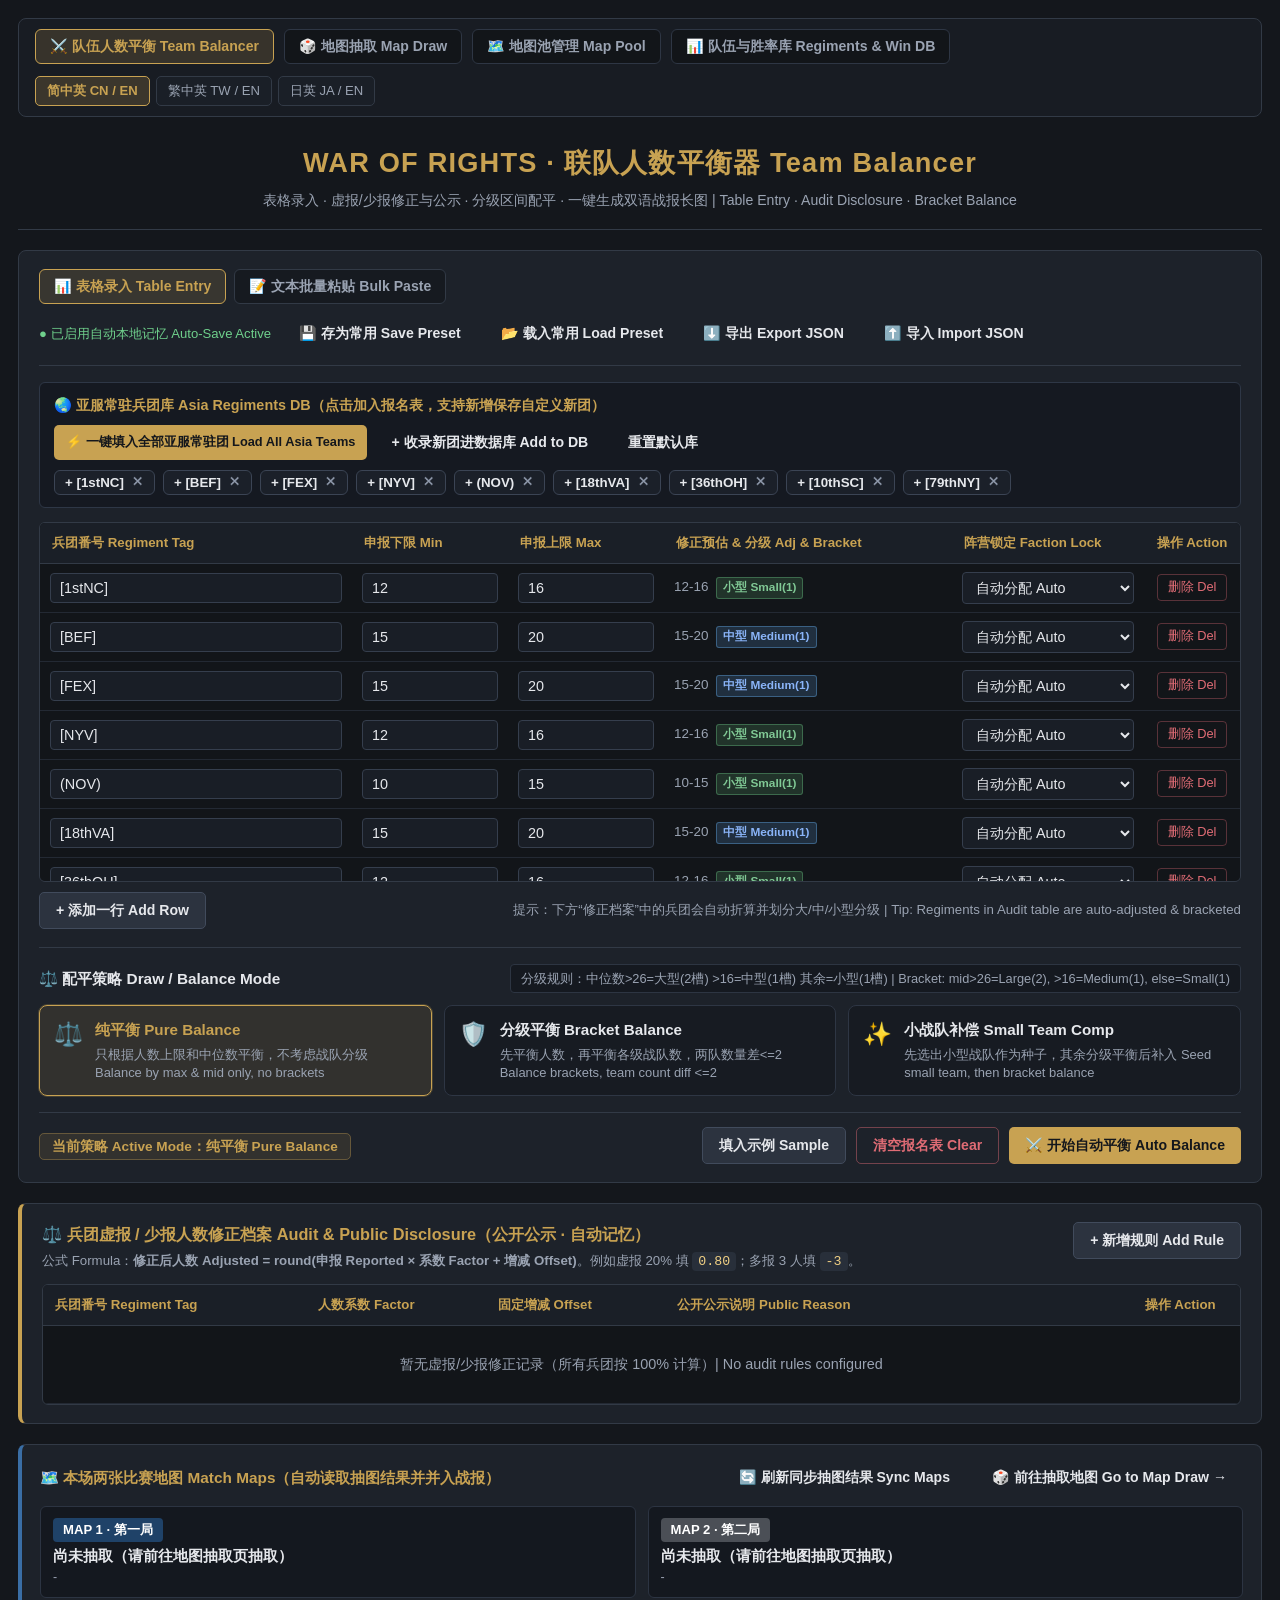
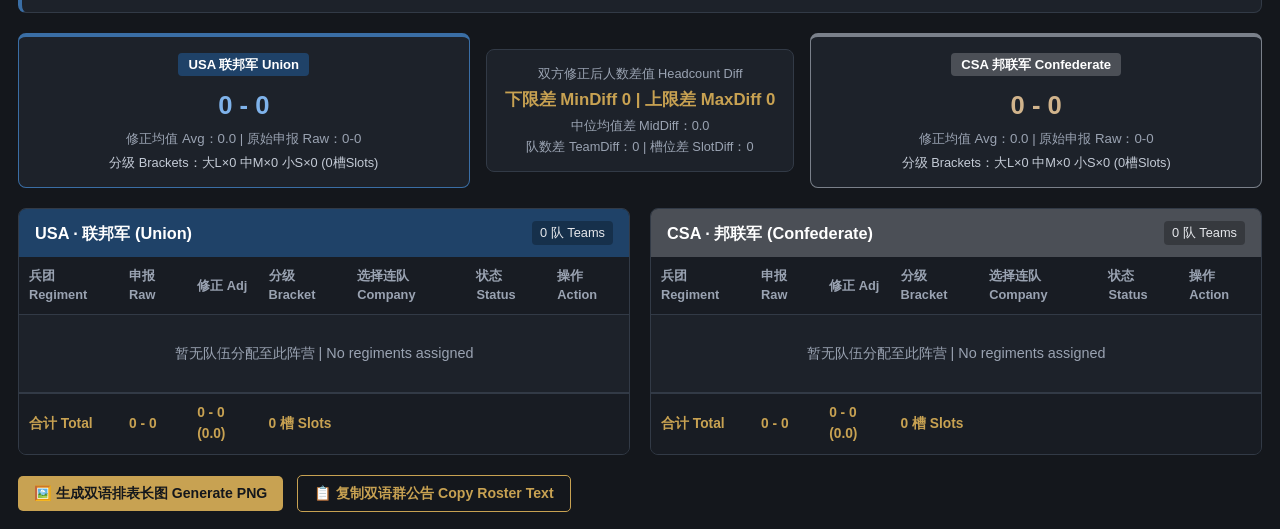
<file: index.html>
<!DOCTYPE html>
<html lang="zh-CN">
<head>
  <meta charset="UTF-8" />
  <meta name="viewport" content="width=device-width, initial-scale=1.0" />
  <link rel="icon" type="image/x-icon" href="favicon.ico?v=22" />
  <link rel="icon" type="image/png" sizes="256x256" href="favicon.png?v=22" />
  <title>War of Rights Team Balancer · 联队人数平衡器</title>
  <link rel="stylesheet" href="style.css?v=22" />
</head>
<body>
  <div class="container">
    <nav class="top-nav">
      <div class="nav-links">
        <a href="index.html" class="nav-link active" data-i18n="navBalancer">⚔️ 队伍人数平衡 Team Balancer</a>
        <a href="draw.html" class="nav-link" data-i18n="navDraw">🎲 地图抽取 Map Draw</a>
        <a href="maps.html" class="nav-link" data-i18n="navMaps">🗺️ 地图池管理 Map Pool</a>
        <a href="db.html" class="nav-link" data-i18n="navDb">📊 队伍与胜率库 Regiments & Win DB</a>
      </div>
      <div class="lang-switcher">
        <button type="button" class="lang-btn active" data-lang="zh_cn_en">简中英 CN / EN</button>
        <button type="button" class="lang-btn" data-lang="zh_tw_en">繁中英 TW / EN</button>
        <button type="button" class="lang-btn" data-lang="ja_en">日英 JA / EN</button>
      </div>
    </nav>

    <header class="header">
      <h1 data-i18n="title">WAR OF RIGHTS · 联队人数平衡器 Team Balancer</h1>
      <p class="subtitle" data-i18n="subtitle">表格录入 · 虚报/少报修正与公示 · 分级区间配平 · 一键生成双语战报长图 | Table Entry · Audit Disclosure · Bracket Balance</p>
    </header>

    <!-- 1. 主控制与兵团录入面板 -->
    <section class="control-panel">
      <div class="panel-top-bar">
        <div class="tab-group">
          <button id="tabTableBtn" class="tab-btn active" type="button" data-i18n="tabTable">📊 表格录入 Table Entry</button>
          <button id="tabTextBtn" class="tab-btn" type="button" data-i18n="tabText">📝 文本批量粘贴 Bulk Paste</button>
        </div>

        <div class="memory-bar">
          <span id="saveIndicator" class="save-indicator">● 已启用自动本地记忆 Auto-Save Active</span>
          <button id="savePresetBtn" class="btn btn-outline-sm" type="button" data-i18n="btnSavePreset">💾 存为常用 Save Preset</button>
          <button id="loadPresetBtn" class="btn btn-outline-sm" type="button" data-i18n="btnLoadPreset">📂 载入常用 Load Preset</button>
          <button id="exportJsonBtn" class="btn btn-outline-sm" type="button" data-i18n="btnExportJson">⬇️ 导出 Export JSON</button>
          <button id="importJsonBtn" class="btn btn-outline-sm" type="button" data-i18n="btnImportJson">⬆️ 导入 Import JSON</button>
          <input type="file" id="importJsonInput" accept=".json" class="hidden" />
        </div>
      </div>


      <!-- 亚服常驻兵团数据库快捷栏 -->
      <div style="background:#151921; border:1px solid #2e3746; border-radius:6px; padding:12px 14px; margin-bottom:14px;">
        <div style="display:flex; justify-content:space-between; align-items:center; flex-wrap:wrap; gap:8px; margin-bottom:10px;">
          <span style="font-weight:700; color:var(--gold-accent); font-size:0.9rem;">🌏 亚服常驻兵团库 Asia Regiments DB（点击加入报名表，支持新增保存自定义新团）</span>
          <div style="display:flex; gap:8px; flex-wrap:wrap;">
            <button id="loadAllAsiaBtn" type="button" class="btn btn-primary" style="padding:4px 12px; font-size:0.8rem;">⚡ 一键填入全部亚服常驻团 Load All Asia Teams</button>
            <button id="addRegToDbBtn" type="button" class="btn btn-outline-sm">+ 收录新团进数据库 Add to DB</button>
            <button id="resetAsiaDbBtn" type="button" class="btn btn-outline-sm" title="恢复默认9支亚服队伍">重置默认库</button>
          </div>
        </div>
        <div id="asiaDbChips" style="display:flex; flex-wrap:wrap; gap:8px;"></div>
      </div>

      <!-- 模式 A：表格输入区域 -->
      <div id="tableInputView" class="input-view">
        <div class="input-table-wrapper">
          <table class="entry-table">
            <thead>
              <tr>
                <th style="width: 26%;" data-i18n="thRegiment">兵团番号 Regiment Tag</th>
                <th style="width: 13%;" data-i18n="thMin">申报下限 Min</th>
                <th style="width: 13%;" data-i18n="thMax">申报上限 Max</th>
                <th style="width: 24%;" data-i18n="thAdjusted">修正预估 & 分级 Adj & Bracket</th>
                <th style="width: 16%;" data-i18n="thLock">阵营锁定 Faction Lock</th>
                <th style="width: 8%; text-align: center;" data-i18n="thAction">操作 Action</th>
              </tr>
            </thead>
            <tbody id="entryTbody"></tbody>
          </table>
        </div>

        <div class="table-actions-row">
          <button id="addRowBtn" class="btn btn-secondary" type="button" data-i18n="btnAddRow">+ 添加一行 Add Row</button>
          <span class="hint" data-i18n="hintTable">提示：若下方“修正档案”中的兵团会自动折算并划分大/中/小型分级 | Tip: Regiments in Audit table are auto-adjusted & bracketed</span>
        </div>
      </div>

      <!-- 模式 B：文本批量粘贴区域 -->
      <div id="textInputView" class="input-view hidden">
        <div class="label-row">
          <label for="rosterInput" data-i18n="labelRosterInput">批量粘贴报名文本（每行一个，自动同步至表格 Paste Roster）：</label>
          <span class="hint" data-i18n-html="hintTextFormat">支持格式 Formats：<code>[18thVA]15-20</code>、<code>[HD] 25~30 USA</code>、<code>散人 Pubs 10</code></span>
        </div>
        <textarea id="rosterInput" rows="7" placeholder="[18thVA]15-20
[HD]25-30
[1stTX]12-16
[69thNY]18-22
[4thVA]10-14 CSA"></textarea>
        <div class="table-actions-row">
          <button id="parseToTableBtn" class="btn btn-secondary" type="button" data-i18n="btnParseToTable">📥 解析并同步到表格 Parse & Sync</button>
          <span class="hint" data-i18n="hintParseSync">解析后自动切换回表格模式微调 | Auto-switches back to Table Entry</span>
        </div>
      </div>

      <!-- 配平策略卡片选择区 -->
      <div class="strategy-section">
        <div class="strategy-header-row">
          <span class="strategy-title" data-i18n="strategySectionTitle">⚖️ 配平策略 Draw / Balance Mode</span>
          <span class="bracket-rule-badge" data-i18n="bracketRuleDesc">分级规则：中位数>26=大型(2槽) >16=中型(1槽) 其余=小型(1槽) | Bracket: mid>26=Large(2), >16=Medium(1), else=Small(1)</span>
        </div>

        <div class="strategy-cards" id="strategyCards">
          <div class="strategy-card active" data-mode="pure" tabindex="0">
            <div class="strategy-icon">⚖️</div>
            <div class="strategy-body">
              <div class="strategy-name" data-i18n="modePureTitle">纯平衡 Pure Balance</div>
              <div class="strategy-desc" data-i18n="modePureDesc">只根据人数上限和中位数平衡，不考虑战队分级 Balance by max & mid only, no brackets</div>
            </div>
          </div>

          <div class="strategy-card" data-mode="bracket" tabindex="0">
            <div class="strategy-icon">🛡️</div>
            <div class="strategy-body">
              <div class="strategy-name" data-i18n="modeBracketTitle">分级平衡 Bracket Balance</div>
              <div class="strategy-desc" data-i18n="modeBracketDesc">先平衡人数，再平衡各级战队数，两队数量差<=2 Balance brackets, team count diff <=2</div>
            </div>
          </div>

          <div class="strategy-card" data-mode="small_comp" tabindex="0">
            <div class="strategy-icon">✨</div>
            <div class="strategy-body">
              <div class="strategy-name" data-i18n="modeSmallCompTitle">小战队补偿 Small Team Comp</div>
              <div class="strategy-desc" data-i18n="modeSmallCompDesc">先选出小型战队作为种子，其余分级平衡后补入 Seed small team, then bracket balance</div>
            </div>
          </div>
        </div>
      </div>

      <!-- 底部执行工具栏 -->
      <div class="toolbar">
        <div class="current-mode-hint">
          <span id="activeModeTag" class="active-mode-pill">当前策略 Active Mode：纯平衡 Pure Balance</span>
        </div>

        <div class="btn-group">
          <button id="sampleBtn" class="btn btn-secondary" type="button" data-i18n="btnSample">填入示例 Sample</button>
          <button id="clearBtn" class="btn btn-danger-outline" type="button" data-i18n="btnClear">清空报名表 Clear</button>
          <button id="balanceBtn" class="btn btn-primary" type="button" data-i18n="btnBalance">⚔️ 开始自动平衡 Auto Balance</button>
        </div>
      </div>

      <div id="parseWarning" class="warning-box hidden"></div>
    </section>

    <!-- 2. 虚报 / 少报人数修正档案与公示面板 -->
    <section class="control-panel audit-panel">
      <div class="audit-header">
        <div>
          <h3 data-i18n="auditTitle">⚖️ 兵团虚报 / 少报人数修正档案 Audit & Public Disclosure（公开公示 · 自动记忆）</h3>
          <p class="hint" data-i18n-html="auditFormula">公式 Formula：<strong>修正后人数 Adjusted = round(申报 Reported × 系数 Factor + 增减 Offset)</strong>。例如虚报 20% 填 <code>0.80</code>；多报 3 人填 <code>-3</code>。</p>
        </div>
        <button id="addAuditBtn" class="btn btn-secondary" type="button" data-i18n="btnAddAudit">+ 新增规则 Add Rule</button>
      </div>

      <div class="input-table-wrapper audit-table-wrapper">
        <table class="entry-table">
          <thead>
            <tr>
              <th style="width: 22%;" data-i18n="thAuditTag">兵团番号 Regiment Tag</th>
              <th style="width: 15%;" data-i18n="thAuditFactor">人数系数 Factor</th>
              <th style="width: 15%;" data-i18n="thAuditDelta">固定增减 Offset</th>
              <th style="width: 38%;" data-i18n="thAuditReason">公开公示说明 Public Reason</th>
              <th style="width: 10%; text-align: center;" data-i18n="thAction">操作 Action</th>
            </tr>
          </thead>
          <tbody id="auditTbody"></tbody>
        </table>
      </div>
    </section>


    <!-- 2.5 本场抽取的两张比赛地图联动栏（来自地图抽取页） -->
    <section class="control-panel" style="border-left: 4px solid #3a6ea5; padding: 14px 18px;">
      <div style="display:flex; justify-content:space-between; align-items:center; flex-wrap:wrap; gap:10px; margin-bottom: 10px;">
        <span style="font-weight: 700; color: var(--gold-accent); font-size: 0.96rem;">🗺️ 本场两张比赛地图 Match Maps（自动读取抽图结果并并入战报）</span>
        <div class="btn-group">
          <button id="syncMapsBtn" type="button" class="btn btn-outline-sm">🔄 刷新同步抽图结果 Sync Maps</button>
          <a href="draw.html" class="btn btn-outline-sm">🎲 前往抽取地图 Go to Map Draw →</a>
        </div>
      </div>
      <div style="display: grid; grid-template-columns: 1fr 1fr; gap: 12px;">
        <div style="background:#14181f; border:1px solid #2c3442; border-radius:6px; padding:10px 12px;">
          <span class="faction-badge usa-badge" style="margin-bottom:3px;">MAP 1 · 第一局</span>
          <div id="idxMap1Title" style="font-weight:700; color:#e6e8ec; font-size:0.95rem;">尚未抽取（请前往地图抽取页抽取）</div>
          <div id="idxMap1Meta" class="hint" style="font-size:0.78rem;">-</div>
        </div>
        <div style="background:#14181f; border:1px solid #2c3442; border-radius:6px; padding:10px 12px;">
          <span class="faction-badge csa-badge" style="margin-bottom:3px;">MAP 2 · 第二局</span>
          <div id="idxMap2Title" style="font-weight:700; color:#e6e8ec; font-size:0.95rem;">尚未抽取（请前往地图抽取页抽取）</div>
          <div id="idxMap2Meta" class="hint" style="font-size:0.78rem;">-</div>
        </div>
      </div>
    </section>

    <!-- 3. 双方总览对比栏 -->
    <section class="summary-bar" id="summaryBar">
      <div class="summary-card usa-card">
        <span class="faction-badge usa-badge" data-i18n="usaBadge">USA 联邦军 Union</span>
        <div class="stat-main" id="usaRange">0 - 0</div>
        <div class="stat-sub" id="usaAvg"></div>
        <div class="stat-brackets" id="usaBrackets"></div>
      </div>

      <div class="summary-diff">
        <div class="diff-title" data-i18n="diffTitle">双方修正后人数差值 Headcount Diff</div>
        <div class="diff-value" id="diffSummary"></div>
        <div class="diff-sub" id="avgDiffSummary"></div>
        <div class="diff-sub" id="teamDiffSummary"></div>
      </div>

      <div class="summary-card csa-card">
        <span class="faction-badge csa-badge" data-i18n="csaBadge">CSA 邦联军 Confederate</span>
        <div class="stat-main" id="csaRange">0 - 0</div>
        <div class="stat-sub" id="csaAvg"></div>
        <div class="stat-brackets" id="csaBrackets"></div>
      </div>
    </section>

    <!-- 4. 左右分栏输出表格 -->
    <section class="tables-grid">
      <!-- USA 表格 -->
      <div class="team-panel usa-panel">
        <div class="panel-header usa-header">
          <h2 data-i18n="usaHeader">USA · 联邦军 (Union)</h2>
          <span id="usaCountTag" class="count-tag">0</span>
        </div>
        <div class="table-wrapper">
          <table id="usaTable">
            <thead>
              <tr>
                <th data-i18n="resThRegiment">兵团 Regiment</th>
                <th data-i18n="resThRaw">申报 Raw</th>
                <th data-i18n="resThAdj">修正 Adj</th>
                <th data-i18n="resThBracket">分级 Bracket</th>
                <th>选择连队 Company</th>
                <th data-i18n="resThStatus">状态 Status</th>
                <th data-i18n="thAction">操作 Action</th>
              </tr>
            </thead>
            <tbody id="usaTbody"></tbody>
            <tfoot>
              <tr>
                <td><strong data-i18n="tfootTotal">合计 Total</strong></td>
                <td id="usaFootRaw"><strong>0 - 0</strong></td>
                <td id="usaFootAdj"><strong>0 - 0 (0.0)</strong></td>
                <td id="usaFootSlots"><strong>0 槽</strong></td>
                <td colspan="3"></td>
              </tr>
            </tfoot>
          </table>
        </div>
      </div>

      <!-- CSA 表格 -->
      <div class="team-panel csa-panel">
        <div class="panel-header csa-header">
          <h2 data-i18n="csaHeader">CSA · 邦联军 (Confederate)</h2>
          <span id="csaCountTag" class="count-tag">0</span>
        </div>
        <div class="table-wrapper">
          <table id="csaTable">
            <thead>
              <tr>
                <th data-i18n="resThRegiment">兵团 Regiment</th>
                <th data-i18n="resThRaw">申报 Raw</th>
                <th data-i18n="resThAdj">修正 Adj</th>
                <th data-i18n="resThBracket">分级 Bracket</th>
                <th>选择连队 Company</th>
                <th data-i18n="resThStatus">状态 Status</th>
                <th data-i18n="thAction">操作 Action</th>
              </tr>
            </thead>
            <tbody id="csaTbody"></tbody>
            <tfoot>
              <tr>
                <td><strong data-i18n="tfootTotal">合计 Total</strong></td>
                <td id="csaFootRaw"><strong>0 - 0</strong></td>
                <td id="csaFootAdj"><strong>0 - 0 (0.0)</strong></td>
                <td id="csaFootSlots"><strong>0 槽</strong></td>
                <td colspan="3"></td>
              </tr>
            </tfoot>
          </table>
        </div>
      </div>
    </section>

    <!-- 5. 公开公示栏 -->
    <section id="publicNoticeBox" class="public-notice hidden">
      <div class="notice-title" data-i18n="publicNoticeTitle">📢 本次联队人数修正公开公示 Public Headcount Adjustment Disclosure</div>
      <ul id="publicNoticeList" class="notice-list"></ul>
    </section>

    <!-- 6. 导出区域 -->
    <section class="export-section">
      <button id="generateImgBtn" class="btn btn-primary" type="button" data-i18n="btnGenImg">🖼️ 生成双语排表长图 Generate PNG</button>
      <button id="copyTextBtn" class="btn btn-gold" type="button" data-i18n="btnCopyText">📋 复制双语群公告 Copy Roster Text</button>
      <span id="copyStatus" class="copy-status"></span>
    </section>

    <!-- 图片预览弹窗 -->
    <div id="imageModal" class="modal hidden">
      <div class="modal-content">
        <div class="modal-header">
          <h3 data-i18n="modalTitle">对战排表长图预览 Preview（右键复制或点击下载 Download）</h3>
          <button id="closeModalBtn" class="btn btn-secondary" type="button" data-i18n="btnCloseModal">关闭 Close ✕</button>
        </div>
        <div class="modal-body">
          <img id="previewImg" alt="Preview" />
        </div>
        <div class="modal-footer">
          <a id="downloadImgLink" class="btn btn-primary" download="WoR_Roster_Balance.png" data-i18n="btnDownloadImg">⬇️ 下载 Download PNG</a>
        </div>
      </div>
    </div>
  </div>

  <script src="i18n.js?v=22"></script>
  <script src="script.js?v=22"></script>
  <script src="cloud_sync.js?v=22"></script>
  <script>if (window.WoRCloudSync) window.WoRCloudSync.checkSundayZeroAutoUpload();</script>
</body>
</html>
</file>
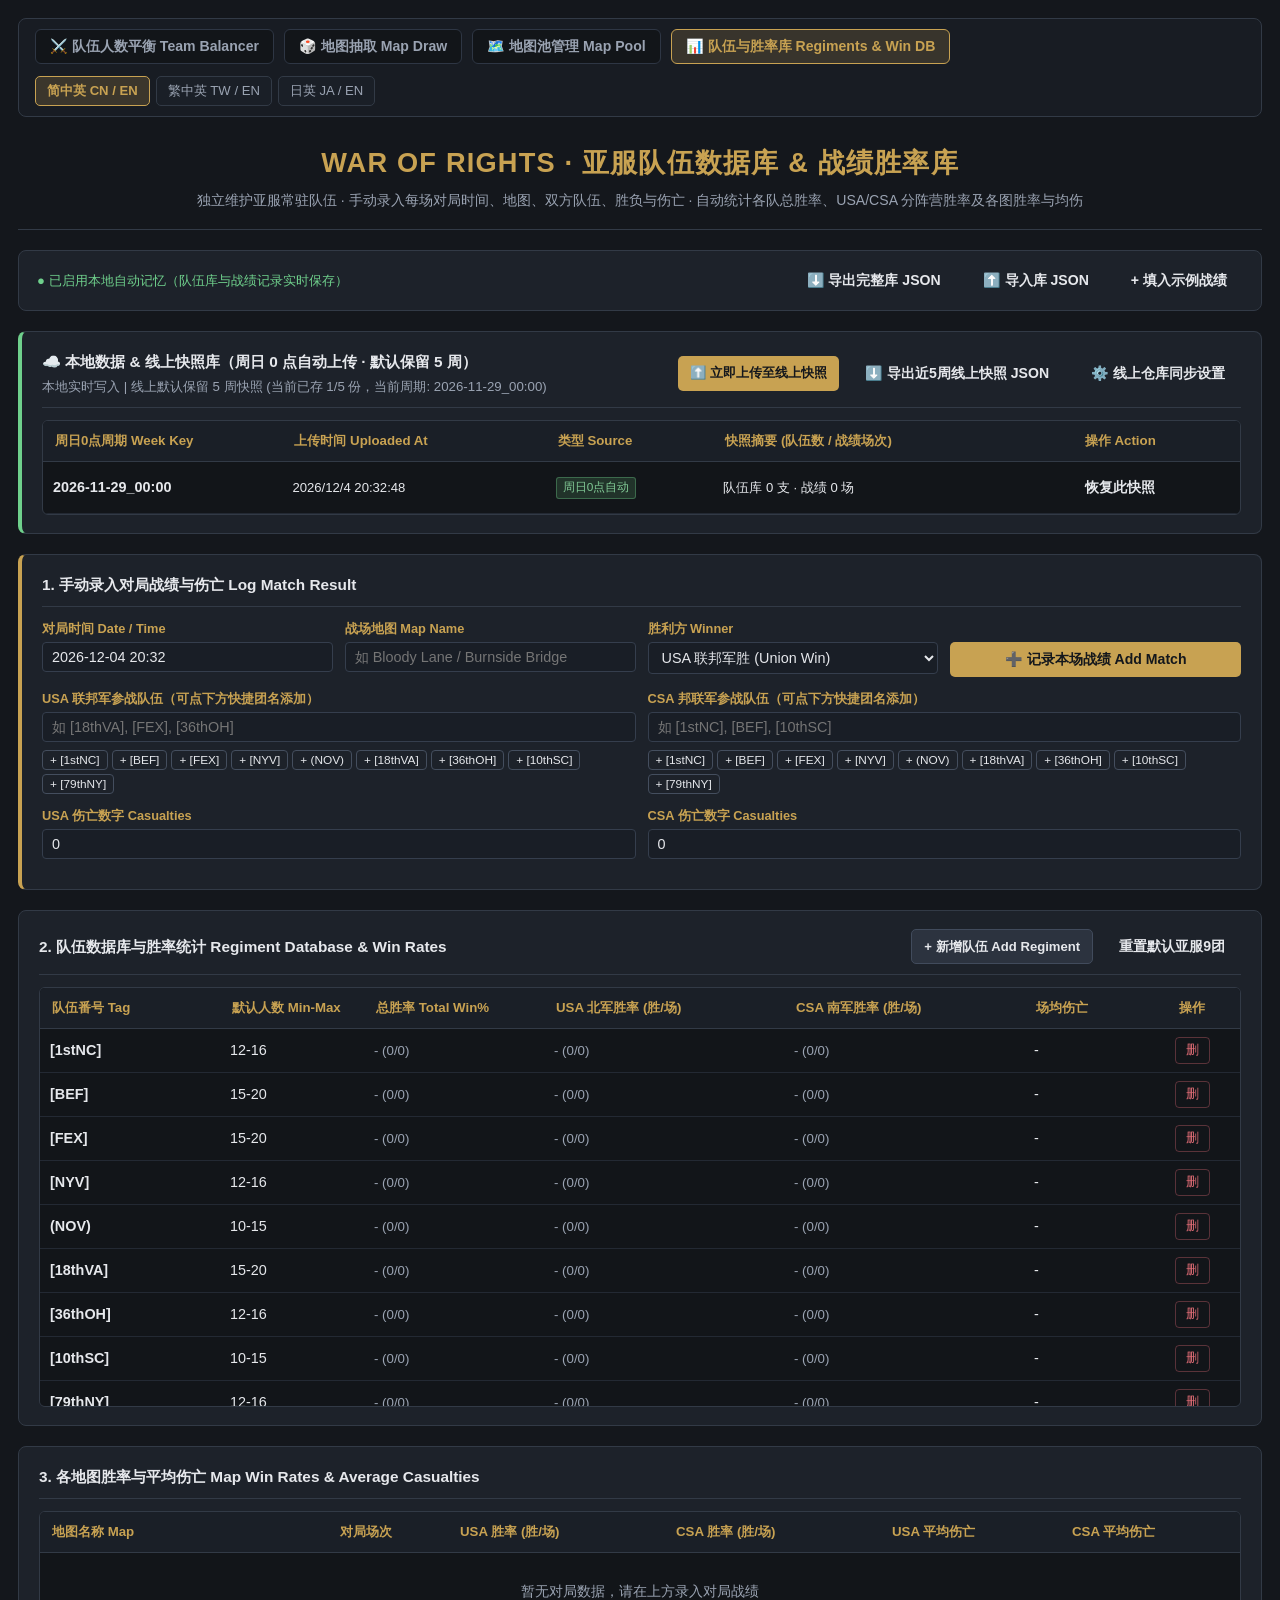
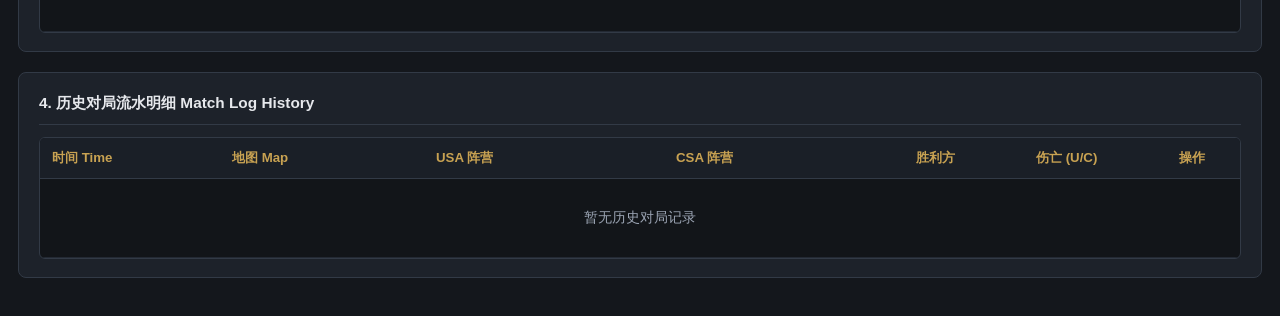
<file: db.html>
<!DOCTYPE html>
<html lang="zh-CN">
<head>
  <meta charset="UTF-8" />
  <meta name="viewport" content="width=device-width, initial-scale=1.0" />
  <link rel="icon" type="image/x-icon" href="favicon.ico?v=22" />
  <link rel="icon" type="image/png" sizes="256x256" href="favicon.png?v=22" />
  <title>War of Rights Regiments & Win DB · 队伍数据库与胜率库</title>
  <link rel="stylesheet" href="style.css?v=22" />
  <style>
    .form-grid-4 {
      display: grid;
      grid-template-columns: repeat(4, 1fr);
      gap: 12px;
      margin-bottom: 12px;
    }
    .form-grid-2 {
      display: grid;
      grid-template-columns: 1fr 1fr;
      gap: 12px;
      margin-bottom: 12px;
    }
    .field-group { display: flex; flex-direction: column; gap: 4px; }
    .field-label { font-size: 0.8rem; color: var(--gold-accent); font-weight: 600; }
    .win-high { color: #6fd08c; font-weight: 700; }
    .win-mid { color: #f0b866; font-weight: 700; }
    .win-low { color: #e06c75; font-weight: 700; }
    .badge-usa-win { background: rgba(31,66,104,0.45); color: var(--usa-light); border: 1px solid var(--usa-border); padding: 2px 7px; border-radius: 4px; font-size: 0.78rem; font-weight: 700; }
    .badge-csa-win { background: rgba(75,79,86,0.45); color: var(--csa-light); border: 1px solid var(--csa-border); padding: 2px 7px; border-radius: 4px; font-size: 0.78rem; font-weight: 700; }
    .badge-draw { background: rgba(200,162,82,0.2); color: var(--gold-accent); border: 1px solid var(--gold-accent); padding: 2px 7px; border-radius: 4px; font-size: 0.78rem; font-weight: 700; }
    @media (max-width: 900px) {
      .form-grid-4, .form-grid-2 { grid-template-columns: 1fr; }
    }
  </style>
</head>
<body>
  <div class="container">
    <nav class="top-nav">
      <div class="nav-links">
        <a href="index.html" class="nav-link" data-i18n="navBalancer">⚔️ 队伍人数平衡 Team Balancer</a>
        <a href="draw.html" class="nav-link" data-i18n="navDraw">🎲 地图抽取 Map Draw</a>
        <a href="maps.html" class="nav-link" data-i18n="navMaps">🗺️ 地图池管理 Map Pool</a>
        <a href="db.html" class="nav-link active" data-i18n="navDb">📊 队伍与胜率库 Regiments & Win DB</a>
      </div>
      <div class="lang-switcher">
        <button type="button" class="lang-btn active" data-lang="zh_cn_en">简中英 CN / EN</button>
        <button type="button" class="lang-btn" data-lang="zh_tw_en">繁中英 TW / EN</button>
        <button type="button" class="lang-btn" data-lang="ja_en">日英 JA / EN</button>
      </div>
    </nav>

    <header class="header">
      <h1>WAR OF RIGHTS · 亚服队伍数据库 & 战绩胜率库</h1>
      <p class="subtitle">独立维护亚服常驻队伍 · 手动录入每场对局时间、地图、双方队伍、胜负与伤亡 · 自动统计各队总胜率、USA/CSA 分阵营胜率及各图胜率与均伤</p>
    </header>

    <!-- 顶部数据备份工具条 -->
    <section class="control-panel" style="padding: 12px 18px;">
      <div style="display:flex; justify-content:space-between; align-items:center; flex-wrap:wrap; gap:10px;">
        <span class="save-indicator">● 已启用本地自动记忆（队伍库与战绩记录实时保存）</span>
        <div class="btn-group">
          <button id="exportDbJsonBtn" type="button" class="btn btn-outline-sm">⬇️ 导出完整库 JSON</button>
          <button id="importDbJsonBtn" type="button" class="btn btn-outline-sm">⬆️ 导入库 JSON</button>
          <input type="file" id="importDbJsonInput" accept=".json" class="hidden" />
          <button id="addSampleMatchBtn" type="button" class="btn btn-outline-sm">+ 填入示例战绩</button>
        </div>
      </div>
    </section>


    <!-- 0. 本地数据与线上数据分层管理（周日0点自动上传 · 默认保留5周） -->
    <section class="control-panel" style="border-left: 4px solid #6fd08c;">
      <div class="panel-top-bar" style="margin-bottom: 12px; padding-bottom: 10px;">
        <div>
          <span class="strategy-title">☁️ 本地数据 & 线上快照库（周日 0 点自动上传 · 默认保留 5 周）</span>
          <div id="syncStatusSub" class="hint" style="margin-top:3px;">正在检查周日 0 点自动上传状态...</div>
        </div>
        <div class="btn-group">
          <button id="manualUploadSnapBtn" type="button" class="btn btn-primary" style="padding:5px 12px; font-size:0.82rem;">⬆️ 立即上传至线上快照</button>
          <button id="exportOnline5wBtn" type="button" class="btn btn-outline-sm">⬇️ 导出近5周线上快照 JSON</button>
          <button id="openSyncCfgBtn" type="button" class="btn btn-outline-sm">⚙️ 线上仓库同步设置</button>
        </div>
      </div>

      <div id="syncCfgBox" class="hidden" style="background:#14181f; border:1px solid #2e3746; border-radius:6px; padding:12px; margin-bottom:12px;">
        <div style="font-size:0.82rem; color:var(--gold-accent); font-weight:700; margin-bottom:8px;">可选：绑定 GitHub 仓库实现真实跨设备云端 JSON 写入（留空则使用浏览器线上快照库 + 随时导出 JSON）</div>
        <div class="form-grid-4" style="margin-bottom:8px;">
          <div class="field-group">
            <label class="field-label">GitHub 仓库 (用户名/仓库名)</label>
            <input type="text" id="cfgGhRepo" class="cell-input" placeholder="如 username/wor-hub" />
          </div>
          <div class="field-group">
            <label class="field-label">线上快照文件路径</label>
            <input type="text" id="cfgGhPath" class="cell-input" value="data/online_snapshots_5w.json" />
          </div>
          <div class="field-group">
            <label class="field-label">GitHub Token (Fine-grained Contents RW)</label>
            <input type="password" id="cfgGhToken" class="cell-input" placeholder="github_pat_..." />
          </div>
          <div class="field-group">
            <label class="field-label" style="opacity:0;">保存</label>
            <button id="saveSyncCfgBtn" type="button" class="btn btn-secondary">保存同步设置</button>
          </div>
        </div>
      </div>

      <div class="input-table-wrapper" style="max-height: 220px;">
        <table class="entry-table">
          <thead>
            <tr>
              <th style="width: 20%;">周日0点周期 Week Key</th>
              <th style="width: 22%;">上传时间 Uploaded At</th>
              <th style="width: 14%;">类型 Source</th>
              <th style="width: 24%;">快照摘要 (队伍数 / 战绩场次)</th>
              <th style="width: 20%; text-align: center;">操作 Action</th>
            </tr>
          </thead>
          <tbody id="onlineSnapshotsTbody"></tbody>
        </table>
      </div>
    </section>

    <!-- 1. 手动录入一场对局战绩（时间、地图、双方队伍、胜利方、双方伤亡） -->
    <section class="control-panel" style="border-left: 4px solid var(--gold-accent);">
      <div class="panel-top-bar" style="margin-bottom: 12px; padding-bottom: 10px;">
        <span class="strategy-title">1. 手动录入对局战绩与伤亡 Log Match Result</span>
      </div>

      <form id="matchLogForm">
        <div class="form-grid-4">
          <div class="field-group">
            <label class="field-label" for="matchTimeInput">对局时间 Date / Time</label>
            <input type="text" id="matchTimeInput" name="matchTimeInput" class="cell-input" placeholder="如 2026-11-24 21:00" />
          </div>
          <div class="field-group">
            <label class="field-label" for="matchMapSelect">战场地图 Map Name</label>
            <input type="text" id="matchMapInput" name="matchMapInput" list="mapSuggestionsList" class="cell-input" placeholder="如 Bloody Lane / Burnside Bridge" required />
            <datalist id="mapSuggestionsList"></datalist>
          </div>
          <div class="field-group">
            <label class="field-label" for="matchWinnerSelect">胜利方 Winner</label>
            <select id="matchWinnerSelect" name="matchWinnerSelect" class="cell-select">
              <option value="USA">USA 联邦军胜 (Union Win)</option>
              <option value="CSA">CSA 邦联军胜 (Confederate Win)</option>
              <option value="DRAW">平局 Draw</option>
            </select>
          </div>
          <div class="field-group">
            <label class="field-label" style="opacity:0;">提交</label>
            <button type="submit" class="btn btn-primary" style="width:100%;">➕ 记录本场战绩 Add Match</button>
          </div>
        </div>

        <div class="form-grid-2">
          <div class="field-group">
            <label class="field-label" for="usaTeamsInput">USA 联邦军参战队伍（可点下方快捷团名添加）</label>
            <input type="text" id="usaTeamsInput" name="usaTeamsInput" class="cell-input" placeholder="如 [18thVA], [FEX], [36thOH]" required />
            <div id="quickAddUsaChips" style="display:flex; flex-wrap:wrap; gap:4px; margin-top:4px;"></div>
          </div>
          <div class="field-group">
            <label class="field-label" for="csaTeamsInput">CSA 邦联军参战队伍（可点下方快捷团名添加）</label>
            <input type="text" id="csaTeamsInput" name="csaTeamsInput" class="cell-input" placeholder="如 [1stNC], [BEF], [10thSC]" required />
            <div id="quickAddCsaChips" style="display:flex; flex-wrap:wrap; gap:4px; margin-top:4px;"></div>
          </div>
        </div>

        <div class="form-grid-2">
          <div class="field-group">
            <label class="field-label" for="usaCasInput">USA 伤亡数字 Casualties</label>
            <input type="number" id="usaCasInput" name="usaCasInput" class="cell-input" min="0" value="0" required />
          </div>
          <div class="field-group">
            <label class="field-label" for="csaCasInput">CSA 伤亡数字 Casualties</label>
            <input type="number" id="csaCasInput" name="csaCasInput" class="cell-input" min="0" value="0" required />
          </div>
        </div>
      </form>
    </section>

    <!-- 2. 队伍数据库与胜率总览（总胜率、USA胜率、CSA胜率、场次明细与均伤） -->
    <section class="control-panel">
      <div class="panel-top-bar" style="margin-bottom: 12px; padding-bottom: 10px;">
        <span class="strategy-title">2. 队伍数据库与胜率统计 Regiment Database & Win Rates</span>
        <div class="btn-group">
          <button id="addRegimentBtn" type="button" class="btn btn-secondary" style="padding:5px 12px; font-size:0.82rem;">+ 新增队伍 Add Regiment</button>
          <button id="resetRegimentsBtn" type="button" class="btn btn-outline-sm">重置默认亚服9团</button>
        </div>
      </div>

      <div class="input-table-wrapper" style="max-height: 420px;">
        <table class="entry-table">
          <thead>
            <tr>
              <th style="width: 15%;">队伍番号 Tag</th>
              <th style="width: 12%;">默认人数 Min-Max</th>
              <th style="width: 15%;">总胜率 Total Win%</th>
              <th style="width: 20%;">USA 北军胜率 (胜/场)</th>
              <th style="width: 20%;">CSA 南军胜率 (胜/场)</th>
              <th style="width: 10%;">场均伤亡</th>
              <th style="width: 8%; text-align: center;">操作</th>
            </tr>
          </thead>
          <tbody id="regimentStatsTbody"></tbody>
        </table>
      </div>
    </section>

    <!-- 3. 各地图胜率与平均伤亡统计 -->
    <section class="control-panel">
      <div class="panel-top-bar" style="margin-bottom: 12px; padding-bottom: 10px;">
        <span class="strategy-title">3. 各地图胜率与平均伤亡 Map Win Rates & Average Casualties</span>
      </div>

      <div class="input-table-wrapper" style="max-height: 360px;">
        <table class="entry-table">
          <thead>
            <tr>
              <th style="width: 24%;">地图名称 Map</th>
              <th style="width: 10%;">对局场次</th>
              <th style="width: 18%;">USA 胜率 (胜/场)</th>
              <th style="width: 18%;">CSA 胜率 (胜/场)</th>
              <th style="width: 15%;">USA 平均伤亡</th>
              <th style="width: 15%;">CSA 平均伤亡</th>
            </tr>
          </thead>
          <tbody id="mapStatsTbody"></tbody>
        </table>
      </div>
    </section>

    <!-- 4. 已录入对局流水明细 -->
    <section class="control-panel">
      <div class="panel-top-bar" style="margin-bottom: 12px; padding-bottom: 10px;">
        <span class="strategy-title">4. 历史对局流水明细 Match Log History</span>
      </div>

      <div class="input-table-wrapper" style="max-height: 340px;">
        <table class="entry-table">
          <thead>
            <tr>
              <th style="width: 15%;">时间 Time</th>
              <th style="width: 17%;">地图 Map</th>
              <th style="width: 20%;">USA 阵营</th>
              <th style="width: 20%;">CSA 阵营</th>
              <th style="width: 10%;">胜利方</th>
              <th style="width: 10%;">伤亡 (U/C)</th>
              <th style="width: 8%; text-align: center;">操作</th>
            </tr>
          </thead>
          <tbody id="matchHistoryTbody"></tbody>
        </table>
      </div>
    </section>
  </div>

  <script src="i18n.js?v=22"></script>
  <script src="cloud_sync.js?v=22"></script>
  <script src="db.js?v=22"></script>
</body>
</html>
</file>
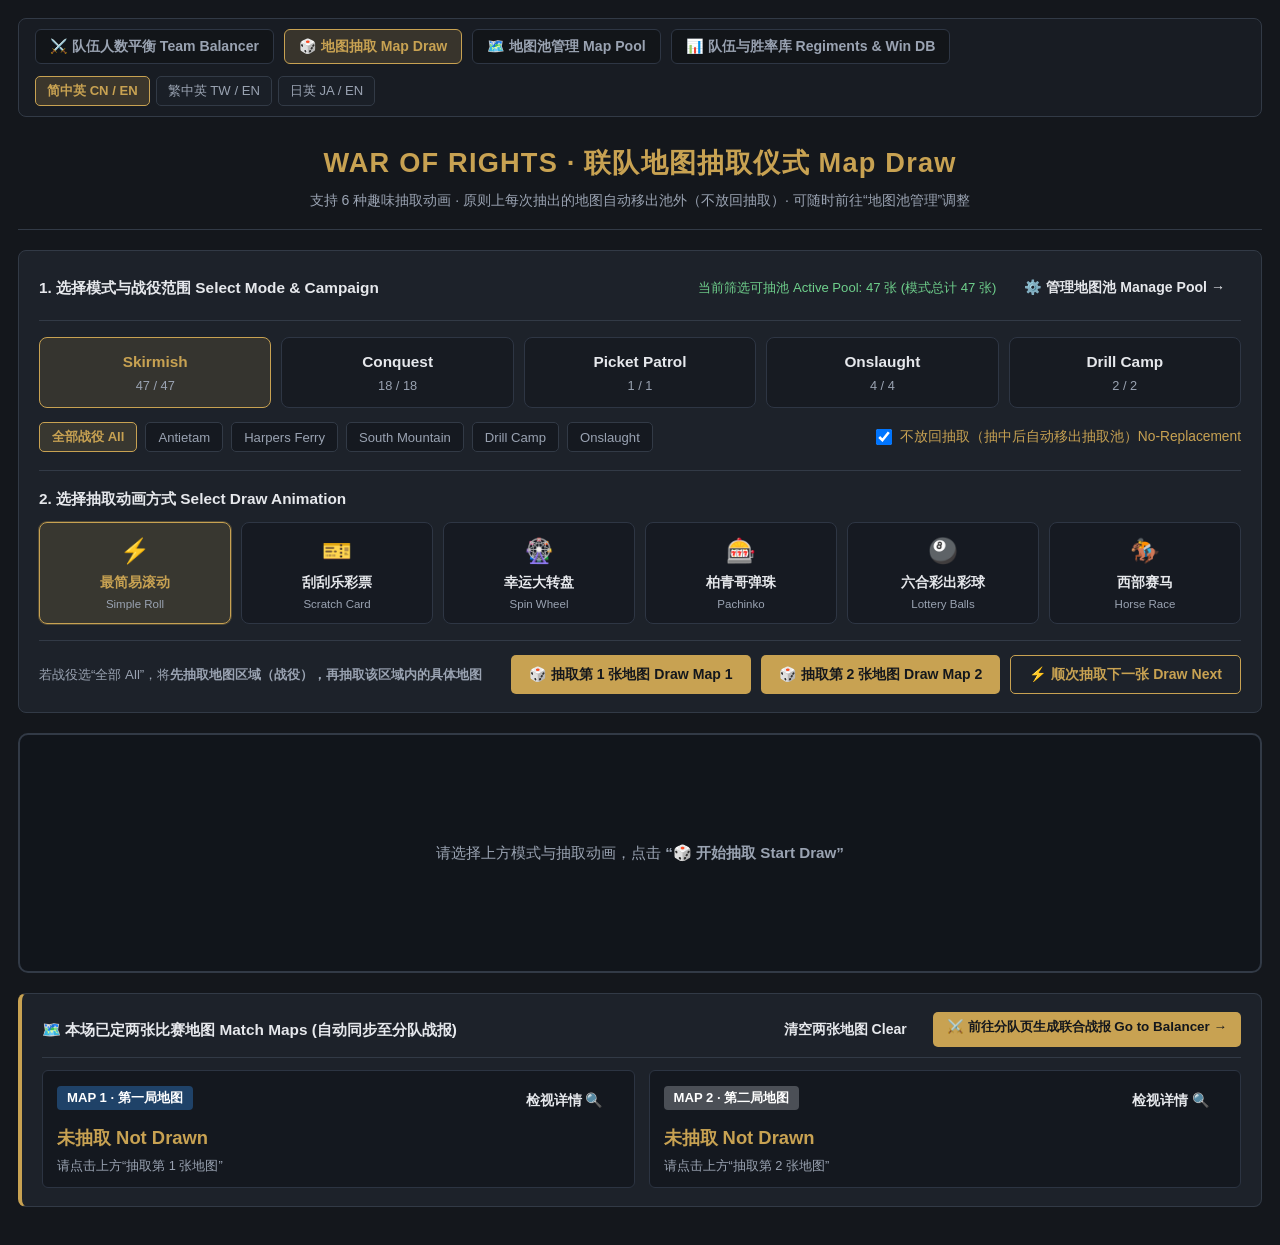
<file: draw.html>
<!DOCTYPE html>
<html lang="zh-CN">
<head>
  <meta charset="UTF-8" />
  <meta name="viewport" content="width=device-width, initial-scale=1.0" />
  <link rel="icon" type="image/x-icon" href="favicon.ico?v=22" />
  <link rel="icon" type="image/png" sizes="256x256" href="favicon.png?v=22" />
  <title>War of Rights Map Draw · 联队地图抽取</title>
  <link rel="stylesheet" href="style.css?v=22" />
  <style>
    .mode-selector-grid-5 {
      display: grid;
      grid-template-columns: repeat(5, 1fr);
      gap: 10px;
      margin-bottom: 14px;
    }
    .anim-grid {
      display: grid;
      grid-template-columns: repeat(6, 1fr);
      gap: 10px;
      margin-top: 10px;
    }
    .anim-card {
      background: #161a22;
      border: 1.5px solid #2e3644;
      border-radius: 8px;
      padding: 10px 8px;
      text-align: center;
      cursor: pointer;
      transition: all 0.16s ease;
    }
    .anim-card:hover { border-color: #6b5b36; background: #1c212a; }
    .anim-card.active {
      border-color: var(--gold-accent);
      background: rgba(200, 162, 82, 0.16);
      color: var(--gold-accent);
      box-shadow: 0 0 0 1px rgba(200, 162, 82, 0.3);
    }
    .anim-icon { font-size: 1.5rem; margin-bottom: 4px; }
    .anim-name { font-weight: 700; font-size: 0.86rem; }
    .anim-sub { font-size: 0.72rem; color: var(--text-muted); margin-top: 2px; }

    /* 动画舞台区域 */
    .stage-panel {
      background: #11151b;
      border: 2px solid #323a46;
      border-radius: 10px;
      padding: 18px;
      margin-bottom: 20px;
      text-align: center;
      position: relative;
      min-height: 240px;
      display: flex;
      flex-direction: column;
      align-items: center;
      justify-content: center;
    }
    .stage-panel.active-glow { border-color: var(--gold-accent); }

    /* 1. 最简易滚动框 */
    .simple-ticker {
      font-size: 2rem;
      font-weight: 800;
      color: var(--gold-accent);
      padding: 28px 36px;
      border: 2px dashed rgba(200, 162, 82, 0.45);
      border-radius: 10px;
      background: #181d26;
      min-width: 340px;
      max-width: 95%;
    }

    /* 2. 刮刮乐彩票容器 */
    .scratch-wrapper {
      position: relative;
      width: 460px;
      max-width: 95vw;
      height: 200px;
      border-radius: 10px;
      overflow: hidden;
      border: 3px solid var(--gold-accent);
      box-shadow: 0 6px 20px rgba(0,0,0,0.5);
      user-select: none;
    }
    .scratch-underneath {
      position: absolute;
      inset: 0;
      background: linear-gradient(135deg, #1e2736, #141922);
      display: flex;
      flex-direction: column;
      align-items: center;
      justify-content: center;
      padding: 16px;
    }
    #scratchCanvas {
      position: absolute;
      inset: 0;
      width: 100%;
      height: 100%;
      cursor: crosshair;
      touch-action: none;
    }

    /* 通用 Canvas 舞台 (大转盘 / 柏青哥 / 六合彩 / 赛马) */
    #animCanvas {
      max-width: 100%;
      border-radius: 8px;
      background: #0d1016;
      border: 1px solid #2c3545;
      display: block;
    }

    .history-chips {
      display: flex;
      flex-wrap: wrap;
      gap: 8px;
      margin-top: 8px;
    }
    .history-chip {
      background: #232934;
      border: 1px solid #3c4556;
      color: #e6e8ec;
      padding: 4px 10px;
      border-radius: 5px;
      font-size: 0.82rem;
      display: inline-flex;
      align-items: center;
      gap: 6px;
    }
    .history-chip button {
      background: transparent;
      border: none;
      color: #81c995;
      cursor: pointer;
      font-size: 0.78rem;
      text-decoration: underline;
    }

    /* Inspector Modal 样式复用 */
    .map-inspector-grid { display: grid; grid-template-columns: 1.15fr 1fr; gap: 18px; text-align: left; }
    .map-preview-frame { background: #0d1015; border: 1px solid #323a46; border-radius: 6px; overflow: hidden; display: flex; flex-direction: column; justify-content: space-between; }
    .map-preview-frame img { width: 100%; height: auto; display: block; cursor: zoom-in; }
    .img-thumbs-bar { display: flex; gap: 6px; flex-wrap: wrap; padding: 8px 10px; background: #13171e; border-top: 1px solid #262d38; }
    .thumb-pill { background: #1e242e; color: #cbd2df; border: 1px solid #384152; border-radius: 4px; padding: 3px 8px; font-size: 0.76rem; cursor: pointer; }
    .thumb-pill.active { border-color: var(--gold-accent); color: var(--gold-accent); font-weight: 700; }
    .map-stats-grid { display: grid; grid-template-columns: repeat(2, 1fr); gap: 9px; margin-bottom: 12px; }
    .stat-tile { background: #14181f; border: 1px solid #2c3442; border-radius: 6px; padding: 8px 11px; }
    .stat-tile-label { font-size: 0.76rem; color: var(--text-muted); }
    .stat-tile-val { font-size: 1.05rem; font-weight: 700; color: var(--gold-accent); margin-top: 2px; }
    .oob-scroll { max-height: 310px; overflow-y: auto; padding-right: 4px; }
    .branch-title { font-size: 0.78rem; color: var(--gold-accent); font-weight: 700; margin: 8px 0 4px; text-transform: uppercase; }
    .weapon-sub { font-size: 0.75rem; color: #8f99ab; margin-left: 12px; margin-bottom: 4px; }
    .pool-badge { display: inline-block; font-size: 0.72rem; background: rgba(91, 155, 213, 0.2); color: #8ab4f8; border: 1px solid rgba(91, 155, 213, 0.4); padding: 0 5px; border-radius: 3px; margin-left: 4px; }

    @media (max-width: 960px) {
      .anim-grid { grid-template-columns: repeat(3, 1fr); }
      .mode-selector-grid-5 { grid-template-columns: repeat(2, 1fr); }
      .map-inspector-grid { grid-template-columns: 1fr; }
    }
    @media (max-width: 560px) {
      .anim-grid { grid-template-columns: repeat(2, 1fr); }
    }
  </style>
</head>
<body>
  <div class="container">
    <nav class="top-nav">
      <div class="nav-links">
        <a href="index.html" class="nav-link" data-i18n="navBalancer">⚔️ 队伍人数平衡 Team Balancer</a>
        <a href="draw.html" class="nav-link active" data-i18n="navDraw">🎲 地图抽取 Map Draw</a>
        <a href="maps.html" class="nav-link" data-i18n="navMaps">🗺️ 地图池管理 Map Pool</a>
        <a href="db.html" class="nav-link" data-i18n="navDb">📊 队伍与胜率库 Regiments & Win DB</a>
      </div>
      <div class="lang-switcher">
        <button type="button" class="lang-btn active" data-lang="zh_cn_en">简中英 CN / EN</button>
        <button type="button" class="lang-btn" data-lang="zh_tw_en">繁中英 TW / EN</button>
        <button type="button" class="lang-btn" data-lang="ja_en">日英 JA / EN</button>
      </div>
    </nav>

    <header class="header">
      <h1>WAR OF RIGHTS · 联队地图抽取仪式 Map Draw</h1>
      <p class="subtitle">支持 6 种趣味抽取动画 · 原则上每次抽出的地图自动移出池外（不放回抽取）· 可随时前往“地图池管理”调整</p>
    </header>

    <!-- 1. 模式筛选与抽取动画选择 -->
    <section class="control-panel">
      <div class="panel-top-bar">
        <span class="strategy-title">1. 选择模式与战役范围 Select Mode & Campaign</span>
        <div class="memory-bar">
          <span id="drawPoolStatus" class="save-indicator">当前可用池: 0 / 0</span>
          <a href="maps.html" class="btn btn-outline-sm">⚙️ 管理地图池 Manage Pool →</a>
        </div>
      </div>

      <div class="mode-selector-grid-5" id="modeSelectorGrid">
        <div class="mode-pill-card active" data-mode="skirmish" tabindex="0">
          <div class="mode-pill-title">Skirmish</div>
          <div class="mode-pill-count" id="count_skirmish">0 / 0</div>
        </div>
        <div class="mode-pill-card" data-mode="conquest" tabindex="0">
          <div class="mode-pill-title">Conquest</div>
          <div class="mode-pill-count" id="count_conquest">0 / 0</div>
        </div>
        <div class="mode-pill-card" data-mode="picket_patrol" tabindex="0">
          <div class="mode-pill-title">Picket Patrol</div>
          <div class="mode-pill-count" id="count_picket_patrol">0 / 0</div>
        </div>
        <div class="mode-pill-card" data-mode="onslaught" tabindex="0">
          <div class="mode-pill-title">Onslaught</div>
          <div class="mode-pill-count" id="count_onslaught">0 / 0</div>
        </div>
        <div class="mode-pill-card" data-mode="drill_camp" tabindex="0">
          <div class="mode-pill-title">Drill Camp</div>
          <div class="mode-pill-count" id="count_drill_camp">0 / 0</div>
        </div>
      </div>

      <div class="filter-bar">
        <div class="campaign-filters" id="campaignFilters">
          <button type="button" class="camp-btn active" data-camp="ALL">全部战役 All</button>
          <button type="button" class="camp-btn" data-camp="antietam">Antietam</button>
          <button type="button" class="camp-btn" data-camp="harpers-ferry">Harpers Ferry</button>
          <button type="button" class="camp-btn" data-camp="south-mountain">South Mountain</button>
          <button type="button" class="camp-btn" data-camp="drill-camp">Drill Camp</button>
          <button type="button" class="camp-btn" data-camp="onslaught">Onslaught</button>
        </div>

        <label style="display:flex; align-items:center; gap:8px; font-size:0.86rem; color:var(--gold-accent); cursor:pointer;">
          <input type="checkbox" id="noReplacementChk" checked style="width:16px; height:16px;" />
          <span>不放回抽取（抽中后自动移出抽取池）No-Replacement</span>
        </label>
      </div>

      <!-- 2. 选择抽取动画方式 -->
      <div class="strategy-section">
        <div class="strategy-header-row">
          <span class="strategy-title">2. 选择抽取动画方式 Select Draw Animation</span>
        </div>

        <div class="anim-grid" id="animSelectorGrid">
          <div class="anim-card active" data-anim="simple" tabindex="0">
            <div class="anim-icon">⚡</div>
            <div class="anim-name">最简易滚动</div>
            <div class="anim-sub">Simple Roll</div>
          </div>
          <div class="anim-card" data-anim="scratch" tabindex="0">
            <div class="anim-icon">🎫</div>
            <div class="anim-name">刮刮乐彩票</div>
            <div class="anim-sub">Scratch Card</div>
          </div>
          <div class="anim-card" data-anim="wheel" tabindex="0">
            <div class="anim-icon">🎡</div>
            <div class="anim-name">幸运大转盘</div>
            <div class="anim-sub">Spin Wheel</div>
          </div>
          <div class="anim-card" data-anim="pachinko" tabindex="0">
            <div class="anim-icon">🎰</div>
            <div class="anim-name">柏青哥弹珠</div>
            <div class="anim-sub">Pachinko</div>
          </div>
          <div class="anim-card" data-anim="lottery" tabindex="0">
            <div class="anim-icon">🎱</div>
            <div class="anim-name">六合彩出彩球</div>
            <div class="anim-sub">Lottery Balls</div>
          </div>
          <div class="anim-card" data-anim="horserace" tabindex="0">
            <div class="anim-icon">🏇</div>
            <div class="anim-name">西部赛马</div>
            <div class="anim-sub">Horse Race</div>
          </div>
        </div>
      </div>

<div class="toolbar">
        <div style="display:flex; align-items:center; gap:10px; flex-wrap:wrap;">
          <span class="hint" id="animHintText">若战役选“全部 All”，将<strong>先抽取地图区域（战役），再抽取该区域内的具体地图</strong></span>
        </div>
        <div class="btn-group">
          <button id="drawSlot1Btn" class="btn btn-primary" type="button" style="padding: 9px 18px;">🎲 抽取第 1 张地图 Draw Map 1</button>
          <button id="drawSlot2Btn" class="btn btn-primary" type="button" style="padding: 9px 18px;">🎲 抽取第 2 张地图 Draw Map 2</button>
          <button id="startDrawBtn" class="btn btn-gold" type="button" style="padding: 9px 18px;">⚡ 顺次抽取下一张 Draw Next</button>
        </div>
      </div>
    </section>

    <!-- 3. 动画演示舞台区 -->
    <section class="stage-panel" id="stagePanel">
      <div id="stagePhaseBanner" class="hidden" style="margin-bottom:10px; padding:4px 14px; border-radius:20px; background:rgba(200,162,82,0.18); border:1px solid var(--gold-accent); color:var(--gold-accent); font-weight:700; font-size:0.88rem;"></div>
      <div id="stagePlaceholder" class="hint" style="font-size: 0.95rem;">
        请选择上方模式与抽取动画，点击 <strong>“🎲 开始抽取 Start Draw”</strong>
      </div>

      <!-- 动画 1: 最简易滚动 -->
      <div id="simpleStage" class="hidden">
        <div class="simple-ticker" id="simpleTickerText">READY</div>
      </div>

      <!-- 动画 2: 刮刮乐彩票 -->
      <div id="scratchStage" class="hidden">
        <p class="hint" style="margin-bottom: 10px; color: var(--gold-accent);">🪙 请按住鼠标左键（或手指滑动）刮开下方银色涂层！刮开超过 80% 自动揭晓结果</p>
        <div class="scratch-wrapper">
          <div class="scratch-underneath">
            <div style="font-size: 0.85rem; color: var(--text-muted);" id="scratchCampText">-</div>
            <div style="font-size: 1.55rem; font-weight: 800; color: var(--gold-accent); margin: 4px 0;" id="scratchMapText">-</div>
            <div style="font-size: 0.85rem; color: #8ab4f8;" id="scratchStatsText">-</div>
          </div>
          <canvas id="scratchCanvas" width="460" height="200"></canvas>
        </div>
        <button id="revealScratchNowBtn" type="button" class="btn btn-outline-sm" style="margin-top: 10px;">✨ 直接全部刮开 Reveal All</button>
      </div>

      <!-- 动画 3~6: 大转盘 / 柏青哥 / 六合彩 / 赛马 共用高清 Canvas -->
      <div id="canvasStage" class="hidden" style="width: 100%; display: flex; flex-direction: column; align-items: center;">
        <canvas id="animCanvas" width="880" height="440"></canvas>
        <div id="canvasStatusText" class="hint" style="margin-top: 8px; color: var(--gold-accent); font-weight: 600;"></div>
      </div>
    </section>


    <!-- 3.5 本场两张比赛地图总览（已同步至队伍平衡页合并导出） -->
    <section class="control-panel" style="border-left: 4px solid var(--gold-accent);">
      <div class="panel-top-bar" style="margin-bottom: 12px; padding-bottom: 10px;">
        <span class="strategy-title">🗺️ 本场已定两张比赛地图 Match Maps (自动同步至分队战报)</span>
        <div class="btn-group">
          <button id="clearMatchMapsBtn" type="button" class="btn btn-outline-sm">清空两张地图 Clear</button>
          <a href="index.html" class="btn btn-primary" style="padding: 5px 14px; font-size: 0.84rem;">⚔️ 前往分队页生成联合战报 Go to Balancer →</a>
        </div>
      </div>
      <div style="display: grid; grid-template-columns: 1fr 1fr; gap: 14px;">
        <div class="stat-tile" id="matchSlotCard0" style="padding: 12px 14px;">
          <div style="display:flex; justify-content:space-between; align-items:center;">
            <span class="faction-badge usa-badge">MAP 1 · 第一局地图</span>
            <button type="button" class="btn btn-outline-sm" onclick="inspectMatchSlot(0)">检视详情 🔍</button>
          </div>
          <div id="matchSlotName0" style="font-size: 1.15rem; font-weight: 800; color: var(--gold-accent); margin: 6px 0 4px;">未抽取 Not Drawn</div>
          <div id="matchSlotMeta0" class="hint" style="font-size: 0.8rem;">请点击上方“抽取第 1 张地图”</div>
        </div>
        <div class="stat-tile" id="matchSlotCard1" style="padding: 12px 14px;">
          <div style="display:flex; justify-content:space-between; align-items:center;">
            <span class="faction-badge csa-badge">MAP 2 · 第二局地图</span>
            <button type="button" class="btn btn-outline-sm" onclick="inspectMatchSlot(1)">检视详情 🔍</button>
          </div>
          <div id="matchSlotName1" style="font-size: 1.15rem; font-weight: 800; color: var(--gold-accent); margin: 6px 0 4px;">未抽取 Not Drawn</div>
          <div id="matchSlotMeta1" class="hint" style="font-size: 0.8rem;">请点击上方“抽取第 2 张地图”</div>
        </div>
      </div>
    </section>

    <!-- 4. 抽中结果揭晓卡片 -->
    <section id="drawResultBox" class="draw-result-box hidden">
      <div class="draw-result-header">
        <div>
          <span class="faction-badge usa-badge">🎯 本次抽中地图 SELECTED MAP（已自动移出抽取池）</span>
          <div class="drawn-map-title" id="drawnMapName">-</div>
        </div>
        <div class="drawn-meta-tags">
          <span class="meta-tag" id="drawnCampTag">Campaign: -</span>
          <span class="meta-tag" id="drawnRoleTag">Attacker / Defender: -</span>
          <span class="meta-tag" id="drawnSlotsTag">Units: -</span>
          <span class="meta-tag" id="drawnFinalPushTag" style="color: var(--gold-accent);">Final Push: -</span>
          <button id="openDrawnInspectorBtn" class="btn btn-primary" type="button">🔍 打开地图详情小窗 Inspect Map</button>
        </div>
      </div>

      <div class="tickets-compare-bar">
        <div class="ticket-box ticket-usa">
          <span>USA 初始票数 Tickets</span>
          <span class="ticket-num" id="drawnUsaTickets">-</span>
        </div>
        <div class="ticket-box ticket-csa">
          <span>CSA 初始票数 Tickets</span>
          <span class="ticket-num" id="drawnCsaTickets">-</span>
        </div>
      </div>

      <div class="toolbar" style="margin-top: 10px; padding-top: 10px;">
        <button id="putBackDrawnBtn" class="btn btn-secondary" type="button">↩️ 误抽？放回抽取池 Put Back to Pool</button>
        <div class="btn-group">
          <button id="copyDrawResultBtn" class="btn btn-gold" type="button">📋 复制抽图结果群公告 Copy Result</button>
          <span id="mapCopyStatus" class="copy-status"></span>
        </div>
      </div>
    </section>

    <!-- 5. 本次不放回已抽出地图记录 -->
    <section id="historyPanel" class="public-notice hidden">
      <div style="display:flex; justify-content:space-between; align-items:center; flex-wrap:wrap; gap:8px;">
        <div class="notice-title" style="margin-bottom:0;">📜 已抽出（不放回移出池外）地图记录 Drawn History</div>
        <button id="restoreAllHistoryBtn" type="button" class="btn btn-outline-sm">🔄 全部放回池中 Reset Drawn History</button>
      </div>
      <div class="history-chips" id="historyChips"></div>
    </section>

    <!-- 地图详情检视弹窗 -->
    <div id="mapInspectorModal" class="modal hidden">
      <div class="modal-content" style="max-width: 1120px;">
        <div class="modal-header">
          <h3 id="inspectorTitle">🗺️ 地图战术与编制详情 Map Inspector</h3>
          <button id="closeInspectorBtn" class="btn btn-secondary" type="button">关闭 Close ✕</button>
        </div>
        <div class="modal-body" style="background: #14171c;">
          <div class="map-inspector-grid">
            <div class="map-preview-frame">
              <div id="inspectorImageContainer"></div>
              <div id="inspectorThumbsBar" class="img-thumbs-bar hidden"></div>
              <div style="padding: 9px 12px; background: #181c23; border-top: 1px solid #2b323e; display: flex; justify-content: space-between; align-items: center; flex-wrap: wrap; gap: 8px;">
                <span class="hint" id="inspectorImgPathHint" style="font-size: 0.76rem;">-</span>
                <div style="display: flex; gap: 8px;">
                  <a id="inspectorOpenFullImgBtn" href="#" target="_blank" rel="noopener" class="btn btn-outline-sm">🔎 新窗口看高清大图</a>
                  <a id="inspectorWorToolLink" href="https://wortool.com/maps" target="_blank" rel="noopener" class="btn btn-outline-sm">🌐 WoRTool 原页</a>
                </div>
              </div>
            </div>

            <div>
              <div class="map-stats-grid">
                <div class="stat-tile">
                  <div class="stat-tile-label">攻守阵营 Attacker / Defender</div>
                  <div class="stat-tile-val" id="insRoles" style="font-size: 0.96rem;">-</div>
                </div>
                <div class="stat-tile">
                  <div class="stat-tile-label">最后总攻 Final Push & 战场宽度</div>
                  <div class="stat-tile-val" id="insFinalPush" style="font-size: 0.96rem;">-</div>
                </div>
                <div class="stat-tile" style="border-left: 3px solid var(--usa-border);">
                  <div class="stat-tile-label" id="insUsaSideLabel">USA 初始票数 & 槽位</div>
                  <div class="stat-tile-val" id="insUsaTickets" style="color: var(--usa-light);">-</div>
                </div>
                <div class="stat-tile" style="border-left: 3px solid var(--csa-border);">
                  <div class="stat-tile-label" id="insCsaSideLabel">CSA 初始票数 & 槽位</div>
                  <div class="stat-tile-val" id="insCsaTickets" style="color: var(--csa-light);">-</div>
                </div>
              </div>

              <p id="insDescription" class="hint" style="margin-bottom: 10px; font-size: 0.8rem; line-height: 1.45;"></p>

              <div class="units-grid" style="grid-template-columns: 1fr 1fr; gap: 10px;">
                <div class="unit-list-card oob-scroll">
                  <h4 style="color: var(--usa-light);" id="insUsaOobHeader">🔵 USA 参战编制</h4>
                  <div id="insUsaUnits"></div>
                </div>
                <div class="unit-list-card oob-scroll">
                  <h4 style="color: var(--csa-light);" id="insCsaOobHeader">⚪ CSA 参战编制</h4>
                  <div id="insCsaUnits"></div>
                </div>
              </div>
            </div>
          </div>
        </div>
        <div class="modal-footer" style="display: flex; justify-content: space-between; align-items: center;">
          <button id="inspectorTogglePoolBtn" type="button" class="btn btn-danger-outline">🚫 将此地图移出抽取池</button>
          <button id="closeInspectorBtn2" type="button" class="btn btn-primary">确定 OK</button>
        </div>
      </div>
    </div>
  </div>

  <script src="i18n.js?v=22"></script>
  <script src="map_core.js?v=22"></script>
  <script src="draw.js?v=22"></script>
  <script src="cloud_sync.js?v=22"></script>
  <script>if (window.WoRCloudSync) window.WoRCloudSync.checkSundayZeroAutoUpload();</script>
</body>
</html>
</file>
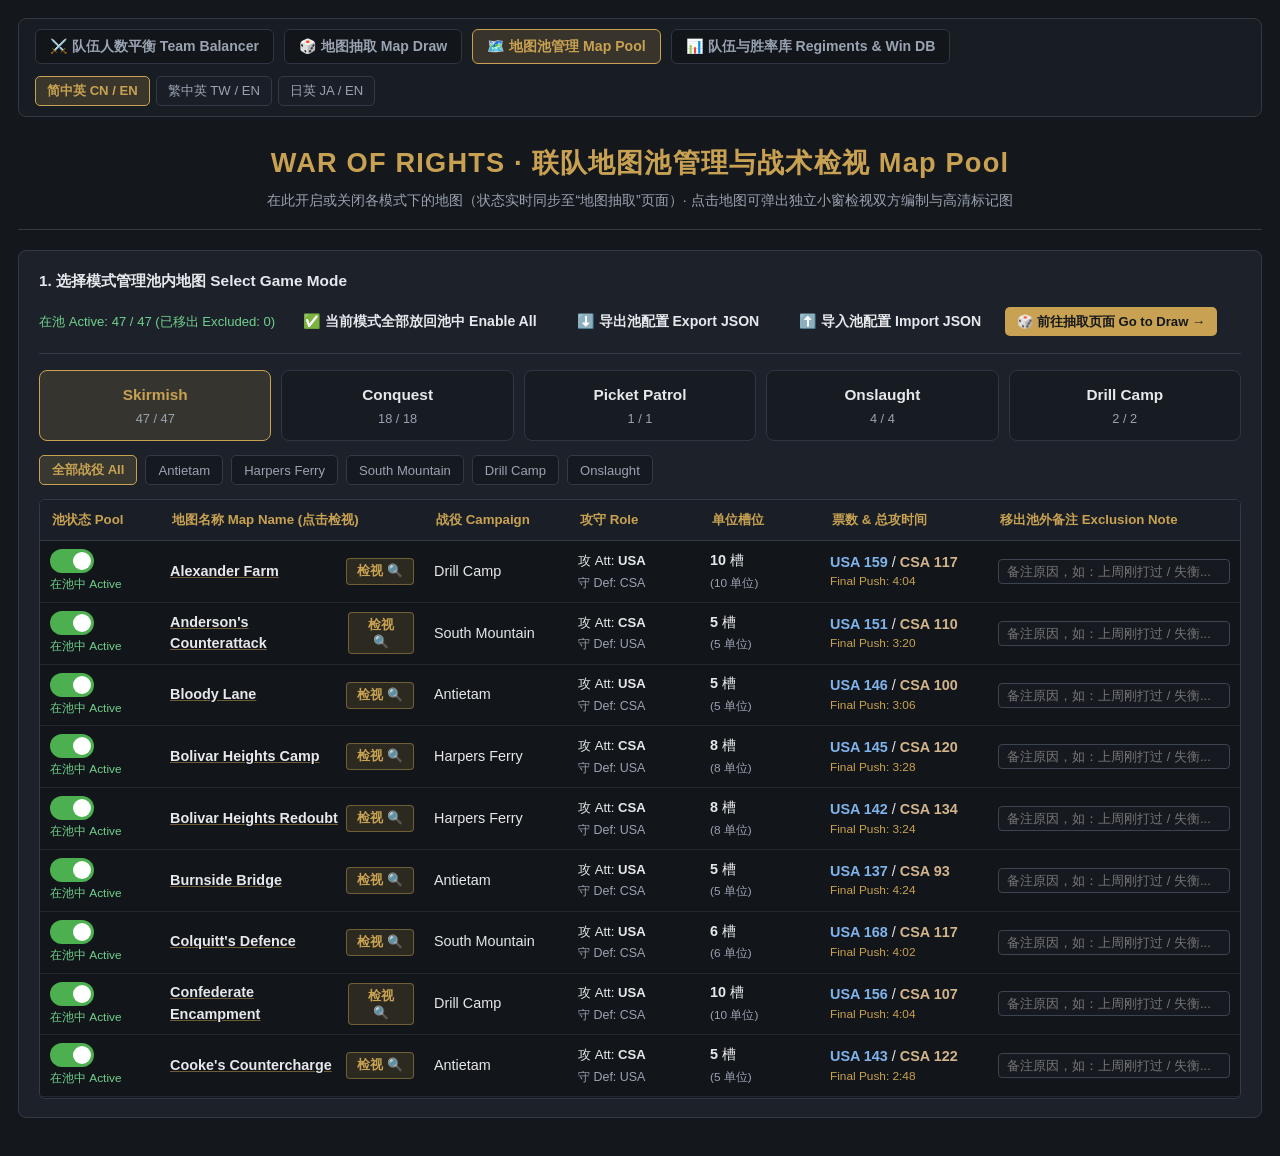
<file: maps.html>
<!DOCTYPE html>
<html lang="zh-CN">
<head>
  <meta charset="UTF-8" />
  <meta name="viewport" content="width=device-width, initial-scale=1.0" />
  <link rel="icon" type="image/x-icon" href="favicon.ico?v=22" />
  <link rel="icon" type="image/png" sizes="256x256" href="favicon.png?v=22" />
  <title>War of Rights Map Pool · 联队地图池管理</title>
  <link rel="stylesheet" href="style.css?v=22" />
  <style>
    .mode-selector-grid-5 { display: grid; grid-template-columns: repeat(5, 1fr); gap: 10px; margin-bottom: 14px; }
    .inspect-btn { background: rgba(200, 162, 82, 0.14); color: var(--gold-accent); border: 1px solid rgba(200, 162, 82, 0.45); border-radius: 4px; padding: 4px 10px; font-size: 0.8rem; font-weight: 600; cursor: pointer; }
    .inspect-btn:hover { background: rgba(200, 162, 82, 0.28); }
    .map-name-link { color: #e6e8ec; cursor: pointer; text-decoration: underline; text-decoration-color: rgba(200, 162, 82, 0.5); }
    .map-name-link:hover { color: var(--gold-accent); }
    .map-inspector-grid { display: grid; grid-template-columns: 1.15fr 1fr; gap: 18px; text-align: left; }
    .map-preview-frame { background: #0d1015; border: 1px solid #323a46; border-radius: 6px; overflow: hidden; display: flex; flex-direction: column; justify-content: space-between; }
    .map-preview-frame img { width: 100%; height: auto; display: block; cursor: zoom-in; }
    .img-thumbs-bar { display: flex; gap: 6px; flex-wrap: wrap; padding: 8px 10px; background: #13171e; border-top: 1px solid #262d38; }
    .thumb-pill { background: #1e242e; color: #cbd2df; border: 1px solid #384152; border-radius: 4px; padding: 3px 8px; font-size: 0.76rem; cursor: pointer; }
    .thumb-pill.active { border-color: var(--gold-accent); color: var(--gold-accent); font-weight: 700; }
    .map-stats-grid { display: grid; grid-template-columns: repeat(2, 1fr); gap: 9px; margin-bottom: 12px; }
    .stat-tile { background: #14181f; border: 1px solid #2c3442; border-radius: 6px; padding: 8px 11px; }
    .stat-tile-label { font-size: 0.76rem; color: var(--text-muted); }
    .stat-tile-val { font-size: 1.05rem; font-weight: 700; color: var(--gold-accent); margin-top: 2px; }
    .oob-scroll { max-height: 310px; overflow-y: auto; padding-right: 4px; }
    .branch-title { font-size: 0.78rem; color: var(--gold-accent); font-weight: 700; margin: 8px 0 4px; text-transform: uppercase; }
    .weapon-sub { font-size: 0.75rem; color: #8f99ab; margin-left: 12px; margin-bottom: 4px; }
    .pool-badge { display: inline-block; font-size: 0.72rem; background: rgba(91, 155, 213, 0.2); color: #8ab4f8; border: 1px solid rgba(91, 155, 213, 0.4); padding: 0 5px; border-radius: 3px; margin-left: 4px; }
    @media (max-width: 900px) { .map-inspector-grid { grid-template-columns: 1fr; } .mode-selector-grid-5 { grid-template-columns: repeat(2, 1fr); } }
  </style>
</head>
<body>
  <div class="container">
    <nav class="top-nav">
      <div class="nav-links">
        <a href="index.html" class="nav-link" data-i18n="navBalancer">⚔️ 队伍人数平衡 Team Balancer</a>
        <a href="draw.html" class="nav-link" data-i18n="navDraw">🎲 地图抽取 Map Draw</a>
        <a href="maps.html" class="nav-link active" data-i18n="navMaps">🗺️ 地图池管理 Map Pool</a>
        <a href="db.html" class="nav-link" data-i18n="navDb">📊 队伍与胜率库 Regiments & Win DB</a>
      </div>
      <div class="lang-switcher">
        <button type="button" class="lang-btn active" data-lang="zh_cn_en">简中英 CN / EN</button>
        <button type="button" class="lang-btn" data-lang="zh_tw_en">繁中英 TW / EN</button>
        <button type="button" class="lang-btn" data-lang="ja_en">日英 JA / EN</button>
      </div>
    </nav>

    <header class="header">
      <h1>WAR OF RIGHTS · 联队地图池管理与战术检视 Map Pool</h1>
      <p class="subtitle">在此开启或关闭各模式下的地图（状态实时同步至“地图抽取”页面）· 点击地图可弹出独立小窗检视双方编制与高清标记图</p>
    </header>

    <section class="control-panel">
      <div class="panel-top-bar">
        <span class="strategy-title">1. 选择模式管理池内地图 Select Game Mode</span>
        <div class="memory-bar">
          <span id="poolStatsLabel" class="save-indicator"></span>
          <button id="enableAllBtn" class="btn btn-outline-sm" type="button">✅ 当前模式全部放回池中 Enable All</button>
          <button id="exportMapCfgBtn" class="btn btn-outline-sm" type="button">⬇️ 导出池配置 Export JSON</button>
          <button id="importMapCfgBtn" class="btn btn-outline-sm" type="button">⬆️ 导入池配置 Import JSON</button>
          <input type="file" id="importMapCfgInput" accept=".json" class="hidden" />
          <a href="draw.html" class="btn btn-primary" style="padding: 5px 12px; font-size: 0.82rem;">🎲 前往抽取页面 Go to Draw →</a>
        </div>
      </div>

      <div class="mode-selector-grid-5" id="modeSelectorGrid">
        <div class="mode-pill-card active" data-mode="skirmish" tabindex="0">
          <div class="mode-pill-title">Skirmish</div>
          <div class="mode-pill-count" id="count_skirmish">0 / 0</div>
        </div>
        <div class="mode-pill-card" data-mode="conquest" tabindex="0">
          <div class="mode-pill-title">Conquest</div>
          <div class="mode-pill-count" id="count_conquest">0 / 0</div>
        </div>
        <div class="mode-pill-card" data-mode="picket_patrol" tabindex="0">
          <div class="mode-pill-title">Picket Patrol</div>
          <div class="mode-pill-count" id="count_picket_patrol">0 / 0</div>
        </div>
        <div class="mode-pill-card" data-mode="onslaught" tabindex="0">
          <div class="mode-pill-title">Onslaught</div>
          <div class="mode-pill-count" id="count_onslaught">0 / 0</div>
        </div>
        <div class="mode-pill-card" data-mode="drill_camp" tabindex="0">
          <div class="mode-pill-title">Drill Camp</div>
          <div class="mode-pill-count" id="count_drill_camp">0 / 0</div>
        </div>
      </div>

      <div class="filter-bar">
        <div class="campaign-filters" id="campaignFilters">
          <button type="button" class="camp-btn active" data-camp="ALL">全部战役 All</button>
          <button type="button" class="camp-btn" data-camp="antietam">Antietam</button>
          <button type="button" class="camp-btn" data-camp="harpers-ferry">Harpers Ferry</button>
          <button type="button" class="camp-btn" data-camp="south-mountain">South Mountain</button>
          <button type="button" class="camp-btn" data-camp="drill-camp">Drill Camp</button>
          <button type="button" class="camp-btn" data-camp="onslaught">Onslaught</button>
        </div>
      </div>

      <div class="input-table-wrapper" style="max-height: 600px;">
        <table class="entry-table">
          <thead>
            <tr>
              <th style="width: 10%;">池状态 Pool</th>
              <th style="width: 22%;">地图名称 Map Name (点击检视)</th>
              <th style="width: 12%;">战役 Campaign</th>
              <th style="width: 11%;">攻守 Role</th>
              <th style="width: 10%;">单位槽位</th>
              <th style="width: 14%;">票数 & 总攻时间</th>
              <th style="width: 21%;">移出池外备注 Exclusion Note</th>
            </tr>
          </thead>
          <tbody id="mapPoolTbody"></tbody>
        </table>
      </div>
    </section>

    <!-- 已移出抽取池地图公示栏 -->
    <section id="disabledNoticeBox" class="public-notice hidden">
      <div class="notice-title">📋 当前模式已移出抽取池（禁用/已抽过）地图公示 Excluded Maps Disclosure</div>
      <ul id="disabledNoticeList" class="notice-list"></ul>
    </section>

    <!-- 地图详情检视弹窗 -->
    <div id="mapInspectorModal" class="modal hidden">
      <div class="modal-content" style="max-width: 1120px;">
        <div class="modal-header">
          <h3 id="inspectorTitle">🗺️ 地图战术与编制详情 Map Inspector</h3>
          <button id="closeInspectorBtn" class="btn btn-secondary" type="button">关闭 Close ✕</button>
        </div>
        <div class="modal-body" style="background: #14171c;">
          <div class="map-inspector-grid">
            <div class="map-preview-frame">
              <div id="inspectorImageContainer"></div>
              <div id="inspectorThumbsBar" class="img-thumbs-bar hidden"></div>
              <div style="padding: 9px 12px; background: #181c23; border-top: 1px solid #2b323e; display: flex; justify-content: space-between; align-items: center; flex-wrap: wrap; gap: 8px;">
                <span class="hint" id="inspectorImgPathHint" style="font-size: 0.76rem;">-</span>
                <div style="display: flex; gap: 8px;">
                  <a id="inspectorOpenFullImgBtn" href="#" target="_blank" rel="noopener" class="btn btn-outline-sm">🔎 新窗口看高清大图</a>
                  <a id="inspectorWorToolLink" href="https://wortool.com/maps" target="_blank" rel="noopener" class="btn btn-outline-sm">🌐 WoRTool 原页</a>
                </div>
              </div>
            </div>

            <div>
              <div class="map-stats-grid">
                <div class="stat-tile">
                  <div class="stat-tile-label">攻守阵营 Attacker / Defender</div>
                  <div class="stat-tile-val" id="insRoles" style="font-size: 0.96rem;">-</div>
                </div>
                <div class="stat-tile">
                  <div class="stat-tile-label">最后总攻 Final Push & 战场宽度</div>
                  <div class="stat-tile-val" id="insFinalPush" style="font-size: 0.96rem;">-</div>
                </div>
                <div class="stat-tile" style="border-left: 3px solid var(--usa-border);">
                  <div class="stat-tile-label" id="insUsaSideLabel">USA 初始票数 & 槽位</div>
                  <div class="stat-tile-val" id="insUsaTickets" style="color: var(--usa-light);">-</div>
                </div>
                <div class="stat-tile" style="border-left: 3px solid var(--csa-border);">
                  <div class="stat-tile-label" id="insCsaSideLabel">CSA 初始票数 & 槽位</div>
                  <div class="stat-tile-val" id="insCsaTickets" style="color: var(--csa-light);">-</div>
                </div>
              </div>

              <p id="insDescription" class="hint" style="margin-bottom: 10px; font-size: 0.8rem; line-height: 1.45;"></p>

              <div class="units-grid" style="grid-template-columns: 1fr 1fr; gap: 10px;">
                <div class="unit-list-card oob-scroll">
                  <h4 style="color: var(--usa-light);" id="insUsaOobHeader">🔵 USA 参战编制</h4>
                  <div id="insUsaUnits"></div>
                </div>
                <div class="unit-list-card oob-scroll">
                  <h4 style="color: var(--csa-light);" id="insCsaOobHeader">⚪ CSA 参战编制</h4>
                  <div id="insCsaUnits"></div>
                </div>
              </div>
            </div>
          </div>
        </div>
        <div class="modal-footer" style="display: flex; justify-content: space-between; align-items: center;">
          <button id="inspectorTogglePoolBtn" type="button" class="btn btn-danger-outline">🚫 将此地图移出抽取池</button>
          <button id="closeInspectorBtn2" type="button" class="btn btn-primary">确定 OK</button>
        </div>
      </div>
    </div>
  </div>

  <script src="i18n.js?v=22"></script>
  <script src="map_core.js?v=22"></script>
  <script src="maps.js?v=22"></script>
  <script src="cloud_sync.js?v=22"></script>
  <script>if (window.WoRCloudSync) window.WoRCloudSync.checkSundayZeroAutoUpload();</script>
</body>
</html>
</file>
<file: style.css>
:root {
  --bg-dark: #14171c;
  --bg-panel: #1d222a;
  --bg-input: #121519;
  --border-color: #323a46;
  --gold-accent: #c8a252;
  --gold-hover: #dfb866;
  --text-main: #e6e8ec;
  --text-muted: #9aa3b2;

  --usa-primary: #1f4268;
  --usa-border: #3a6ea5;
  --usa-light: #7fb3eb;

  --csa-primary: #4b4f56;
  --csa-border: #7a808a;
  --csa-light: #d1b48c;
}

* { box-sizing: border-box; margin: 0; padding: 0; }

body {
  font-family: -apple-system, BlinkMacSystemFont, "Segoe UI", "PingFang SC", "Hiragino Sans", "Yu Gothic", "Microsoft YaHei", sans-serif;
  background-color: var(--bg-dark);
  color: var(--text-main);
  line-height: 1.5;
  padding: 18px;
}

.container { max-width: 1280px; margin: 0 auto; }

/* 顶部导航栏 */
.top-nav {
  display: flex;
  justify-content: space-between;
  align-items: center;
  flex-wrap: wrap;
  gap: 12px;
  background: #181c23;
  border: 1px solid var(--border-color);
  border-radius: 8px;
  padding: 10px 16px;
  margin-bottom: 18px;
}

.nav-links { display: flex; gap: 10px; flex-wrap: wrap; }

.nav-link {
  text-decoration: none;
  color: var(--text-muted);
  background: #121519;
  border: 1px solid #2e3644;
  padding: 6px 14px;
  border-radius: 6px;
  font-size: 0.88rem;
  font-weight: 600;
  transition: all 0.15s;
}

.nav-link:hover { color: var(--text-main); border-color: #556073; }
.nav-link.active {
  background: rgba(200, 162, 82, 0.18);
  color: var(--gold-accent);
  border-color: var(--gold-accent);
}

.lang-switcher { display: flex; gap: 6px; flex-wrap: wrap; }

.lang-btn {
  background: #1a1f27;
  color: var(--text-muted);
  border: 1px solid var(--border-color);
  border-radius: 5px;
  padding: 5px 11px;
  font-size: 0.82rem;
  cursor: pointer;
  transition: all 0.15s;
}

.lang-btn:hover { color: var(--text-main); border-color: #556073; }
.lang-btn.active {
  background: rgba(200, 162, 82, 0.2);
  color: var(--gold-accent);
  border-color: var(--gold-accent);
  font-weight: 700;
}

.header {
  text-align: center;
  padding: 8px 0 18px;
  border-bottom: 1px solid var(--border-color);
  margin-bottom: 20px;
}

.header h1 {
  color: var(--gold-accent);
  letter-spacing: 1.2px;
  font-size: 1.7rem;
  margin-bottom: 6px;
}

.subtitle { color: var(--text-muted); font-size: 0.88rem; }

/* 控制面板 */
.control-panel {
  background: var(--bg-panel);
  border: 1px solid var(--border-color);
  border-radius: 8px;
  padding: 18px 20px;
  margin-bottom: 20px;
}

.panel-top-bar {
  display: flex;
  justify-content: space-between;
  align-items: center;
  flex-wrap: wrap;
  gap: 12px;
  padding-bottom: 14px;
  margin-bottom: 16px;
  border-bottom: 1px solid var(--border-color);
}

.tab-group { display: flex; gap: 8px; flex-wrap: wrap; }

.tab-btn {
  background: #161a20;
  color: var(--text-muted);
  border: 1px solid var(--border-color);
  border-radius: 6px;
  padding: 7px 14px;
  font-size: 0.88rem;
  font-weight: 600;
  cursor: pointer;
  transition: all 0.15s;
}

.tab-btn:hover { color: var(--text-main); border-color: #505b6d; }
.tab-btn.active {
  background: rgba(200, 162, 82, 0.16);
  color: var(--gold-accent);
  border-color: var(--gold-accent);
}

.memory-bar { display: flex; align-items: center; gap: 8px; flex-wrap: wrap; }
.save-indicator { font-size: 0.82rem; color: #6fd08c; margin-right: 4px; }

.btn-outline-sm {
  background: transparent;
  color: var(--text-main);
  border: 1px solid #444e5e;
  border-radius: 4px;
  padding: 5px 10px;
  font-size: 0.8rem;
  cursor: pointer;
}
.btn-outline-sm:hover { border-color: var(--gold-accent); color: var(--gold-accent); }

/* 表格样式 */
.input-table-wrapper {
  max-height: 360px;
  overflow-y: auto;
  border: 1px solid var(--border-color);
  border-radius: 6px;
  background: var(--bg-input);
}

.audit-table-wrapper { max-height: 230px; }

.entry-table { width: 100%; border-collapse: collapse; }
.entry-table th {
  position: sticky;
  top: 0;
  z-index: 2;
  background: #1a1f27;
  color: var(--gold-accent);
  font-size: 0.83rem;
  padding: 10px 12px;
  border-bottom: 1px solid var(--border-color);
}
.entry-table td { padding: 8px 10px; border-bottom: 1px solid #232933; }

.cell-input, .cell-select {
  width: 100%;
  background: #191e26;
  color: var(--text-main);
  border: 1px solid #353e4d;
  border-radius: 4px;
  padding: 6px 9px;
  font-size: 0.9rem;
}
.cell-input:focus, .cell-select:focus { outline: none; border-color: var(--gold-accent); }

.adj-preview { font-size: 0.84rem; color: var(--text-muted); }
.adj-preview.modified { color: #f0b866; font-weight: 600; }

.bracket-pill {
  display: inline-block;
  font-size: 0.74rem;
  padding: 1px 6px;
  border-radius: 3px;
  margin-left: 4px;
  font-weight: 600;
}
.bracket-large { background: rgba(217, 83, 79, 0.2); color: #f28b82; border: 1px solid rgba(217, 83, 79, 0.45); }
.bracket-medium { background: rgba(91, 155, 213, 0.2); color: #8ab4f8; border: 1px solid rgba(91, 155, 213, 0.45); }
.bracket-small { background: rgba(111, 208, 140, 0.16); color: #81c995; border: 1px solid rgba(111, 208, 140, 0.35); }

.del-row-btn {
  background: transparent;
  color: #e06c75;
  border: 1px solid rgba(224, 108, 117, 0.35);
  border-radius: 4px;
  padding: 4px 10px;
  font-size: 0.8rem;
  cursor: pointer;
}
.del-row-btn:hover { background: rgba(224, 108, 117, 0.16); }

.table-actions-row {
  display: flex;
  justify-content: space-between;
  align-items: center;
  flex-wrap: wrap;
  gap: 10px;
  margin-top: 10px;
}

/* 策略卡片区 */
.strategy-section {
  margin-top: 18px;
  padding-top: 16px;
  border-top: 1px solid var(--border-color);
}

.strategy-header-row {
  display: flex;
  justify-content: space-between;
  align-items: center;
  flex-wrap: wrap;
  gap: 8px;
  margin-bottom: 12px;
}

.strategy-title { font-weight: 700; font-size: 0.96rem; color: var(--text-main); }
.bracket-rule-badge {
  font-size: 0.8rem;
  color: var(--text-muted);
  background: #151920;
  padding: 4px 10px;
  border-radius: 4px;
  border: 1px solid #2d3542;
}

.strategy-cards { display: grid; grid-template-columns: repeat(3, 1fr); gap: 12px; }

.strategy-card {
  display: flex;
  align-items: flex-start;
  gap: 12px;
  background: #171b22;
  border: 1.5px solid #2e3644;
  border-radius: 8px;
  padding: 13px 14px;
  cursor: pointer;
  transition: all 0.18s ease;
}
.strategy-card:hover { border-color: #6b5b36; background: #1c212a; }
.strategy-card.active {
  border-color: var(--gold-accent);
  background: rgba(200, 162, 82, 0.12);
  box-shadow: 0 0 0 1px rgba(200, 162, 82, 0.25);
}
.strategy-icon { font-size: 1.45rem; line-height: 1.2; margin-top: 2px; }
.strategy-name { font-weight: 700; font-size: 0.95rem; color: var(--text-main); margin-bottom: 4px; }
.strategy-card.active .strategy-name { color: var(--gold-accent); }
.strategy-desc { font-size: 0.81rem; color: var(--text-muted); line-height: 1.42; }

.audit-panel { border-left: 4px solid var(--gold-accent); }
.audit-header {
  display: flex;
  justify-content: space-between;
  align-items: flex-start;
  flex-wrap: wrap;
  gap: 12px;
  margin-bottom: 12px;
}
.audit-header h3 { color: var(--gold-accent); font-size: 1.02rem; margin-bottom: 4px; }

.label-row { display: flex; justify-content: space-between; align-items: baseline; flex-wrap: wrap; gap: 8px; margin-bottom: 8px; }
.label-row label { font-weight: 600; color: var(--gold-accent); }
.hint { font-size: 0.83rem; color: var(--text-muted); }
.hint code { background: #282f3a; padding: 2px 6px; border-radius: 4px; color: #f0d084; }

textarea {
  width: 100%;
  background: var(--bg-input);
  border: 1px solid var(--border-color);
  border-radius: 6px;
  color: var(--text-main);
  font-family: "Consolas", "Monaco", "Microsoft YaHei", monospace;
  font-size: 0.95rem;
  padding: 12px;
  resize: vertical;
}
textarea:focus { outline: none; border-color: var(--gold-accent); }

.toolbar {
  display: flex;
  justify-content: space-between;
  align-items: center;
  flex-wrap: wrap;
  gap: 14px;
  margin-top: 16px;
  padding-top: 14px;
  border-top: 1px solid var(--border-color);
}

.active-mode-pill {
  font-size: 0.85rem;
  color: var(--gold-accent);
  background: rgba(200, 162, 82, 0.12);
  border: 1px solid rgba(200, 162, 82, 0.35);
  padding: 5px 12px;
  border-radius: 5px;
  font-weight: 600;
}

.btn-group { display: flex; gap: 10px; flex-wrap: wrap; }

.btn {
  border: none;
  border-radius: 5px;
  padding: 8px 16px;
  font-size: 0.88rem;
  font-weight: 600;
  cursor: pointer;
  text-decoration: none;
  display: inline-block;
  transition: all 0.18s ease;
}
.btn-primary { background: var(--gold-accent); color: #14171c; }
.btn-primary:hover { background: var(--gold-hover); }
.btn-secondary { background: #2c333f; color: var(--text-main); border: 1px solid #414b5c; }
.btn-secondary:hover { background: #384150; }
.btn-danger-outline { background: transparent; color: #e06c75; border: 1px solid rgba(224, 108, 117, 0.45); }
.btn-danger-outline:hover { background: rgba(224, 108, 117, 0.15); }
.btn-gold { background: transparent; color: var(--gold-accent); border: 1px solid var(--gold-accent); }
.btn-gold:hover { background: rgba(200, 162, 82, 0.15); }

.warning-box {
  margin-top: 12px;
  padding: 10px 14px;
  background: rgba(217, 83, 79, 0.15);
  border-left: 4px solid #d9534f;
  color: #f2a6a4;
  font-size: 0.88rem;
  border-radius: 4px;
}

.hidden { display: none !important; }

/* 总览统计栏 */
.summary-bar {
  display: grid;
  grid-template-columns: 1fr auto 1fr;
  gap: 16px;
  align-items: center;
  margin-bottom: 20px;
}

.summary-card { background: var(--bg-panel); border-radius: 8px; padding: 15px 18px; text-align: center; }
.usa-card { border: 1px solid var(--usa-border); border-top: 4px solid var(--usa-border); }
.csa-card { border: 1px solid var(--csa-border); border-top: 4px solid var(--csa-border); }

.faction-badge { display: inline-block; padding: 2px 10px; border-radius: 4px; font-size: 0.82rem; font-weight: 700; margin-bottom: 6px; }
.usa-badge { background: var(--usa-primary); color: #fff; }
.csa-badge { background: var(--csa-primary); color: #fff; }

.stat-main { font-size: 1.6rem; font-weight: 700; margin: 4px 0; }
.usa-card .stat-main { color: var(--usa-light); }
.csa-card .stat-main { color: var(--csa-light); }
.stat-sub { font-size: 0.83rem; color: var(--text-muted); }
.stat-brackets { font-size: 0.8rem; color: #c4cbd6; margin-top: 4px; }

.summary-diff { background: var(--bg-panel); border: 1px solid var(--border-color); border-radius: 8px; padding: 14px 18px; text-align: center; }
.diff-title { font-size: 0.8rem; color: var(--text-muted); }
.diff-value { font-size: 1.05rem; font-weight: 700; color: var(--gold-accent); margin: 4px 0; }
.diff-sub { font-size: 0.8rem; color: var(--text-muted); margin-top: 2px; }

/* 左右结果表格区 */
.tables-grid { display: grid; grid-template-columns: 1fr 1fr; gap: 20px; margin-bottom: 20px; }
.team-panel { background: var(--bg-panel); border-radius: 8px; overflow: hidden; border: 1px solid var(--border-color); display: flex; flex-direction: column; }

.panel-header { padding: 12px 16px; display: flex; justify-content: space-between; align-items: center; }
.usa-header { background: var(--usa-primary); }
.csa-header { background: var(--csa-primary); }
.panel-header h2 { font-size: 1.02rem; color: #fff; }
.count-tag { font-size: 0.8rem; background: rgba(0, 0, 0, 0.28); padding: 2px 8px; border-radius: 4px; }

.table-wrapper { overflow-x: auto; flex: 1; }
table { width: 100%; border-collapse: collapse; font-size: 0.9rem; }
th, td { padding: 9px 10px; text-align: left; border-bottom: 1px solid var(--border-color); }
th { background: #181c23; color: var(--text-muted); font-weight: 600; font-size: 0.8rem; }
tbody tr:hover { background: rgba(255, 255, 255, 0.03); }
tfoot td { background: #181c23; border-top: 2px solid var(--border-color); border-bottom: none; color: var(--gold-accent); font-size: 0.86rem; }

.empty-row td { text-align: center; color: var(--text-muted); padding: 28px 12px; }

.tag-lock { display: inline-block; font-size: 0.74rem; padding: 1px 6px; border-radius: 3px; background: rgba(200, 162, 82, 0.2); color: var(--gold-accent); border: 1px solid rgba(200, 162, 82, 0.4); }
.tag-audit { display: inline-block; font-size: 0.74rem; padding: 1px 6px; border-radius: 3px; background: rgba(240, 184, 102, 0.16); color: #f0b866; border: 1px solid rgba(240, 184, 102, 0.35); }
.tag-seed { display: inline-block; font-size: 0.74rem; padding: 1px 6px; border-radius: 3px; background: rgba(111, 208, 140, 0.16); color: #81c995; border: 1px solid rgba(111, 208, 140, 0.35); }
.tag-auto { font-size: 0.75rem; color: var(--text-muted); }

.swap-btn {
  background: #2b323e;
  color: #d6dce5;
  border: 1px solid #444f61;
  border-radius: 4px;
  padding: 3px 8px;
  font-size: 0.78rem;
  cursor: pointer;
}
.swap-btn:hover { border-color: var(--gold-accent); color: var(--gold-accent); }

.public-notice {
  background: rgba(200, 162, 82, 0.08);
  border: 1px solid rgba(200, 162, 82, 0.45);
  border-left: 5px solid var(--gold-accent);
  border-radius: 6px;
  padding: 14px 18px;
  margin-bottom: 20px;
}
.notice-title { font-weight: 700; color: var(--gold-accent); margin-bottom: 8px; font-size: 0.94rem; }
.notice-list { list-style: none; display: flex; flex-direction: column; gap: 5px; font-size: 0.86rem; color: #e6e8ec; }
.notice-list li::before { content: "⚖️ "; }

.export-section { display: flex; align-items: center; flex-wrap: wrap; gap: 14px; }
.copy-status { font-size: 0.88rem; color: #6fd08c; }

/* 弹窗 */
.modal {
  position: fixed;
  inset: 0;
  background: rgba(0, 0, 0, 0.78);
  display: flex;
  justify-content: center;
  align-items: center;
  z-index: 999;
  padding: 20px;
}
.modal-content {
  background: var(--bg-panel);
  border: 1px solid var(--gold-accent);
  border-radius: 8px;
  max-width: 980px;
  width: 100%;
  max-height: 90vh;
  display: flex;
  flex-direction: column;
  overflow: hidden;
}
.modal-header { padding: 14px 18px; border-bottom: 1px solid var(--border-color); display: flex; justify-content: space-between; align-items: center; }
.modal-header h3 { font-size: 0.98rem; color: var(--gold-accent); }
.modal-body { padding: 16px; overflow-y: auto; text-align: center; background: #0f1216; }
.modal-body img { max-width: 100%; height: auto; border-radius: 4px; border: 1px solid #323a46; }
.modal-footer { padding: 12px 18px; border-top: 1px solid var(--border-color); text-align: right; }

/* 地图抽取专用样式 */
.mode-selector-grid {
  display: grid;
  grid-template-columns: repeat(4, 1fr);
  gap: 12px;
  margin-bottom: 16px;
}

.mode-pill-card {
  background: #171b22;
  border: 1.5px solid #2e3644;
  border-radius: 8px;
  padding: 12px 14px;
  cursor: pointer;
  text-align: center;
  transition: all 0.15s;
}
.mode-pill-card:hover { border-color: #6b5b36; }
.mode-pill-card.active {
  border-color: var(--gold-accent);
  background: rgba(200, 162, 82, 0.14);
  color: var(--gold-accent);
}
.mode-pill-title { font-weight: 700; font-size: 0.96rem; }
.mode-pill-count { font-size: 0.8rem; color: var(--text-muted); margin-top: 3px; }

.filter-bar {
  display: flex;
  justify-content: space-between;
  align-items: center;
  flex-wrap: wrap;
  gap: 12px;
  margin-bottom: 14px;
}

.campaign-filters { display: flex; gap: 8px; flex-wrap: wrap; }
.camp-btn {
  background: #151920;
  color: var(--text-muted);
  border: 1px solid #323a46;
  border-radius: 5px;
  padding: 5px 12px;
  font-size: 0.82rem;
  cursor: pointer;
}
.camp-btn.active {
  background: rgba(200, 162, 82, 0.16);
  color: var(--gold-accent);
  border-color: var(--gold-accent);
  font-weight: 600;
}

/* 抽取结果展示卡片 */
.draw-result-box {
  background: linear-gradient(135deg, #1b222c 0%, #161a21 100%);
  border: 2px solid var(--gold-accent);
  border-radius: 10px;
  padding: 20px;
  margin-bottom: 22px;
  box-shadow: 0 8px 24px rgba(0, 0, 0, 0.45);
}

.draw-result-header {
  display: flex;
  justify-content: space-between;
  align-items: center;
  flex-wrap: wrap;
  gap: 10px;
  border-bottom: 1px solid var(--border-color);
  padding-bottom: 12px;
  margin-bottom: 16px;
}

.drawn-map-title { font-size: 1.5rem; font-weight: 800; color: var(--gold-accent); }
.drawn-meta-tags { display: flex; gap: 8px; flex-wrap: wrap; align-items: center; }
.meta-tag {
  background: #252c37;
  color: #e6e8ec;
  padding: 4px 10px;
  border-radius: 4px;
  font-size: 0.82rem;
  font-weight: 600;
}

.tickets-compare-bar {
  display: grid;
  grid-template-columns: 1fr 1fr;
  gap: 16px;
  margin-bottom: 16px;
}

.ticket-box {
  border-radius: 6px;
  padding: 12px 16px;
  display: flex;
  justify-content: space-between;
  align-items: center;
}
.ticket-usa { background: rgba(31, 66, 104, 0.35); border: 1px solid var(--usa-border); }
.ticket-csa { background: rgba(75, 79, 86, 0.35); border: 1px solid var(--csa-border); }
.ticket-num { font-size: 1.4rem; font-weight: 800; }
.ticket-usa .ticket-num { color: var(--usa-light); }
.ticket-csa .ticket-num { color: var(--csa-light); }

.units-grid { display: grid; grid-template-columns: 1fr 1fr; gap: 16px; }
.unit-list-card {
  background: #13171d;
  border: 1px solid var(--border-color);
  border-radius: 6px;
  padding: 12px 14px;
}
.unit-list-card h4 { font-size: 0.9rem; margin-bottom: 8px; padding-bottom: 6px; border-bottom: 1px solid #262d38; }
.unit-list-card ul { list-style: none; display: flex; flex-direction: column; gap: 4px; font-size: 0.85rem; }
.unit-list-card li::before { content: "▪ "; color: var(--gold-accent); }

/* 开关按钮 (Toggle Switch) */
.switch { position: relative; display: inline-block; width: 44px; height: 24px; }
.switch input { opacity: 0; width: 0; height: 0; }
.slider {
  position: absolute; cursor: pointer; inset: 0;
  background-color: #3a414e; transition: .2s; border-radius: 24px;
}
.slider:before {
  position: absolute; content: ""; height: 18px; width: 18px;
  left: 3px; bottom: 3px; background-color: white; transition: .2s; border-radius: 50%;
}
input:checked + .slider { background-color: #4caf50; }
input:checked + .slider:before { transform: translateX(20px); }

tr.row-disabled { opacity: 0.55; background: rgba(217, 83, 79, 0.05); }
.reason-input {
  background: #161a20;
  color: #f2a6a4;
  border: 1px solid #3c4452;
  border-radius: 4px;
  padding: 4px 8px;
  font-size: 0.82rem;
  width: 100%;
}
.reason-input:focus { outline: none; border-color: var(--gold-accent); }

.unit-tag-mini {
  display: inline-block;
  background: #232934;
  color: #cbd2df;
  padding: 1px 6px;
  border-radius: 3px;
  font-size: 0.76rem;
  margin: 1px 2px;
}

@media (max-width: 960px) {
  .strategy-cards, .mode-selector-grid { grid-template-columns: 1fr 1fr; }
  .summary-bar, .tables-grid, .tickets-compare-bar, .units-grid { grid-template-columns: 1fr; }
}
@media (max-width: 600px) {
  .strategy-cards, .mode-selector-grid { grid-template-columns: 1fr; }
}
</file>
